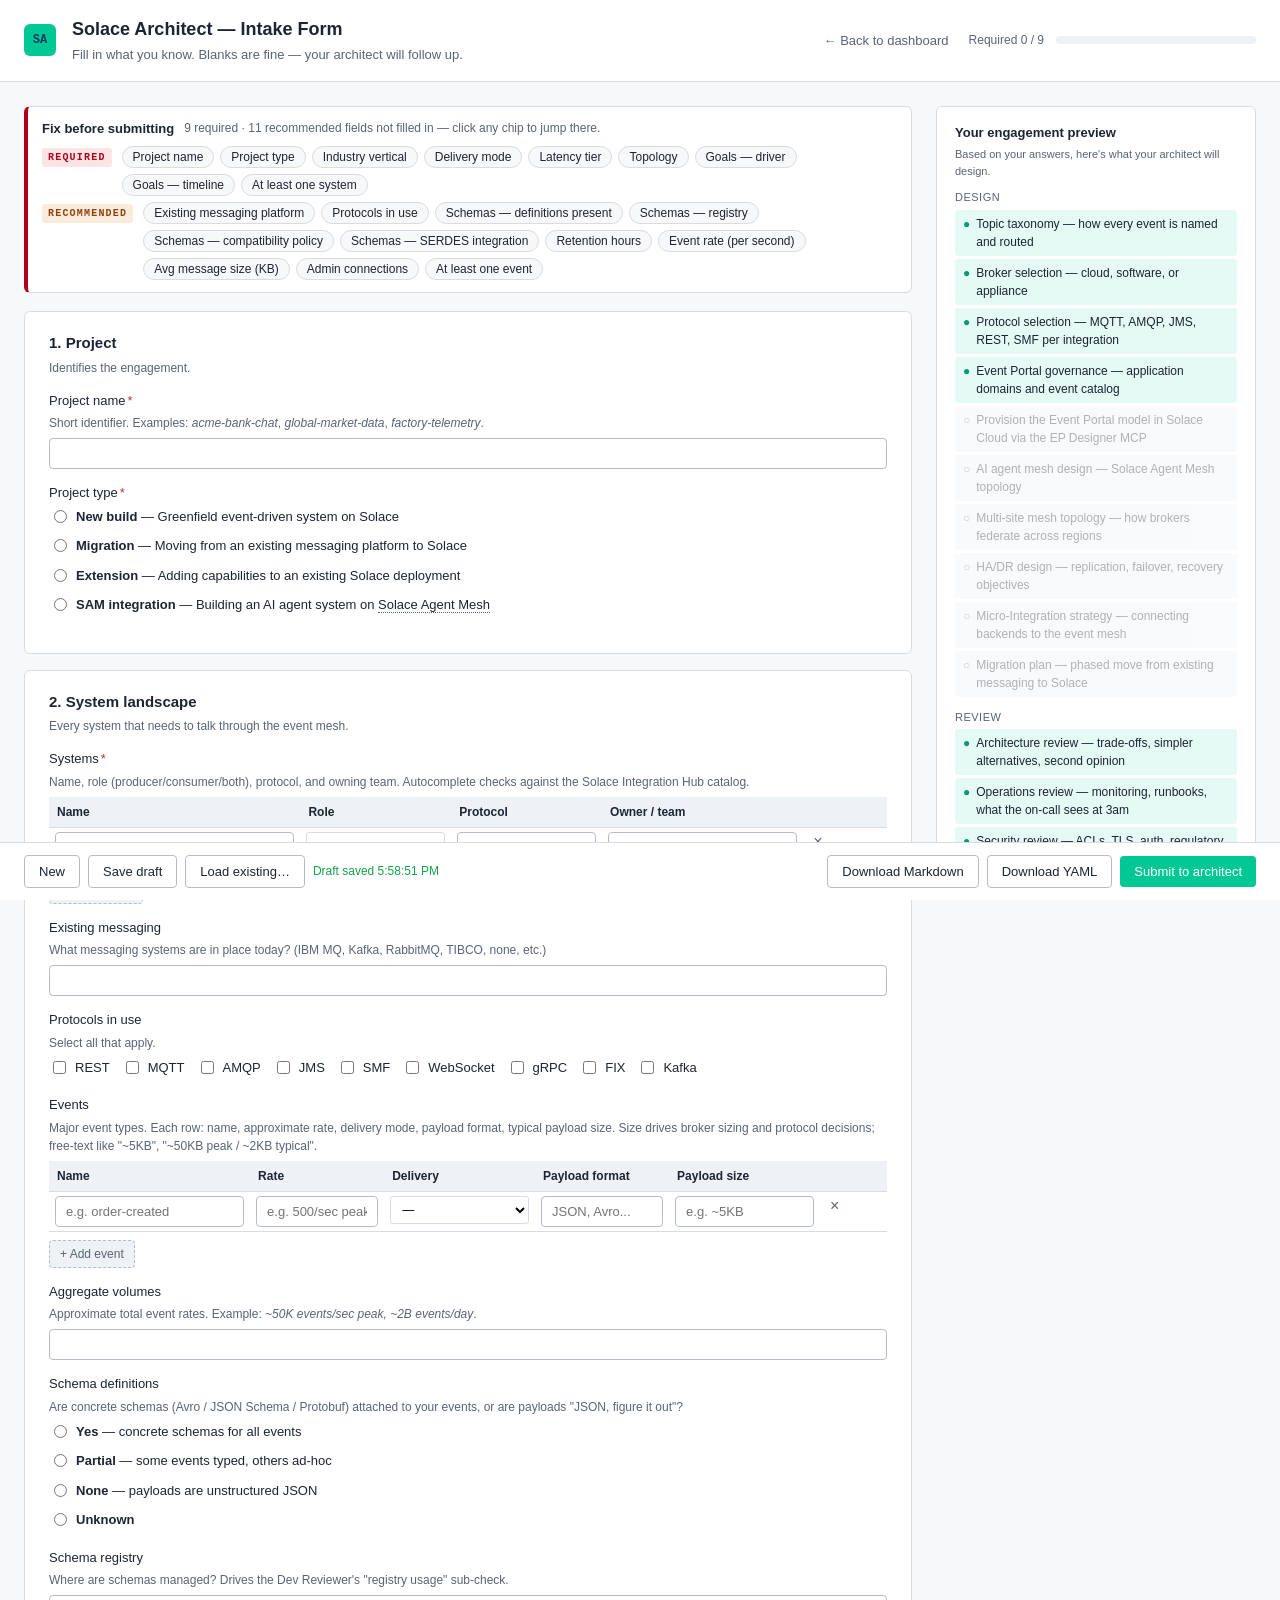
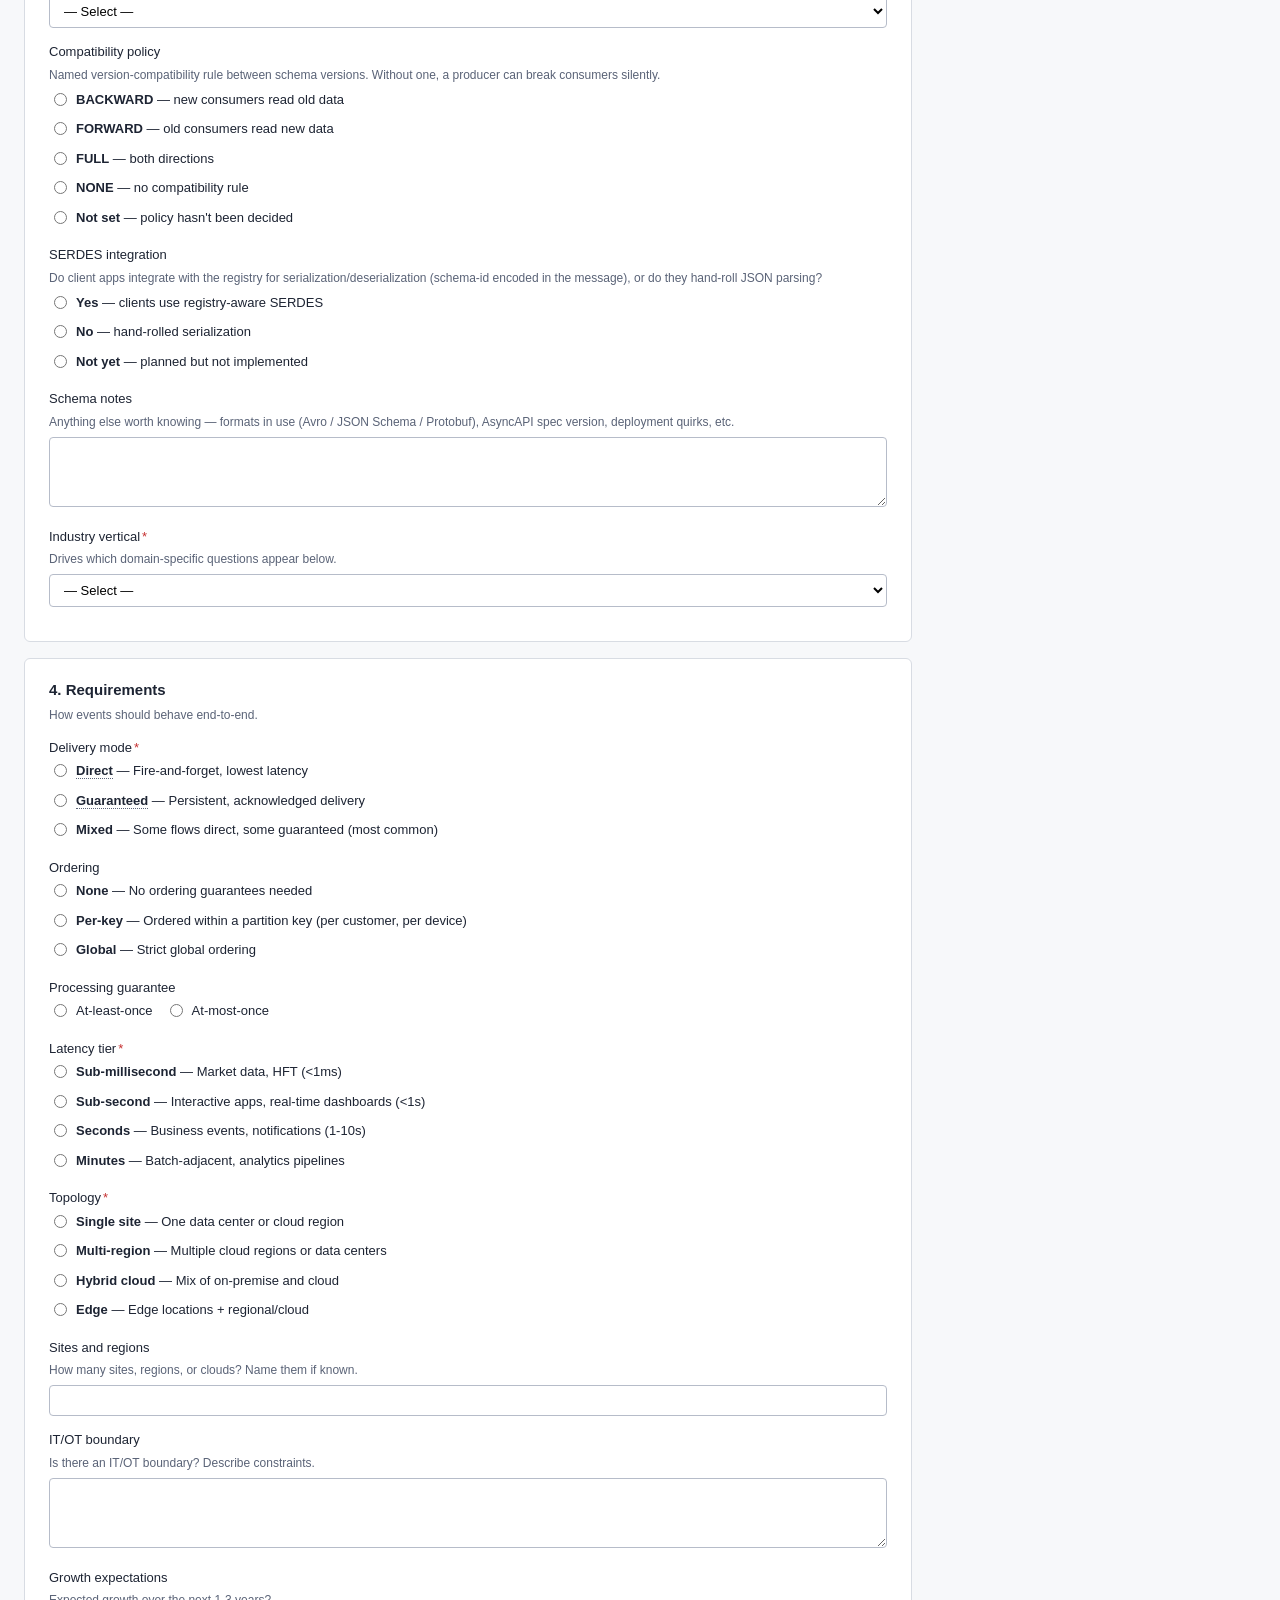
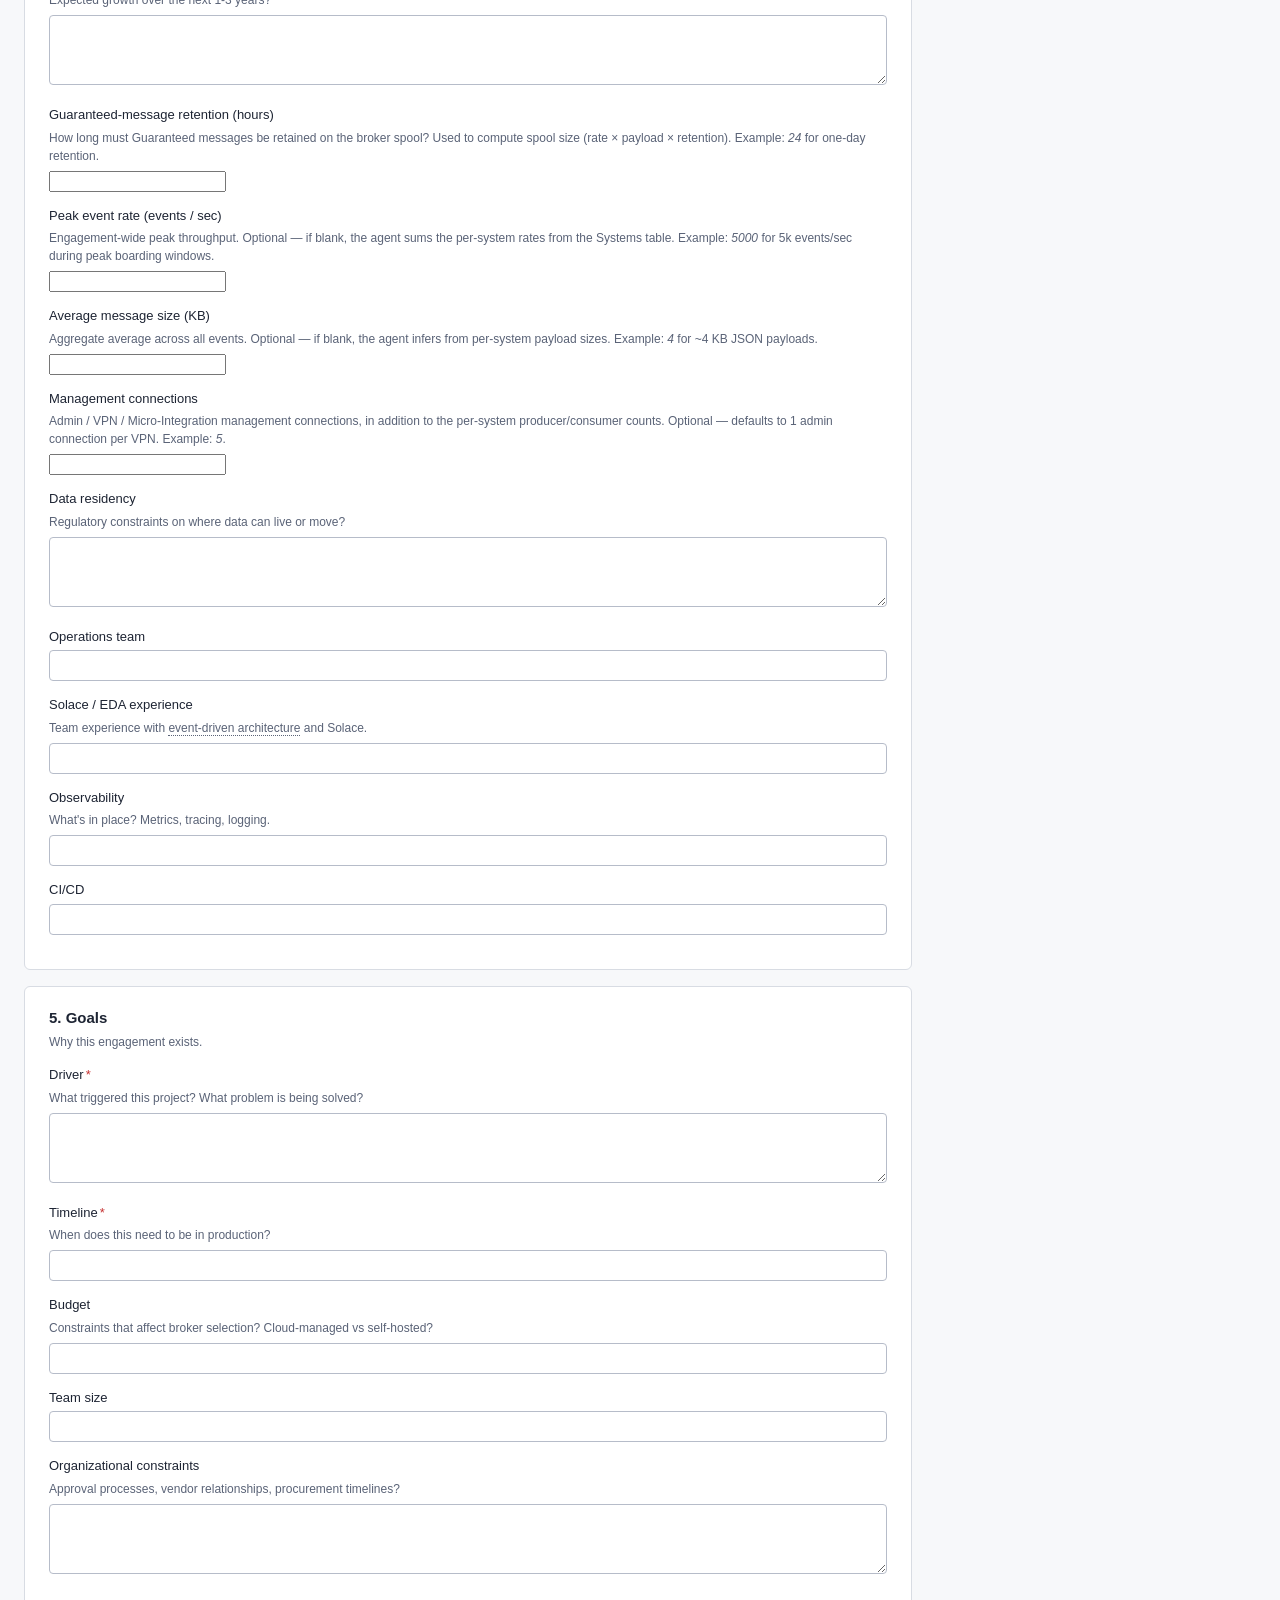
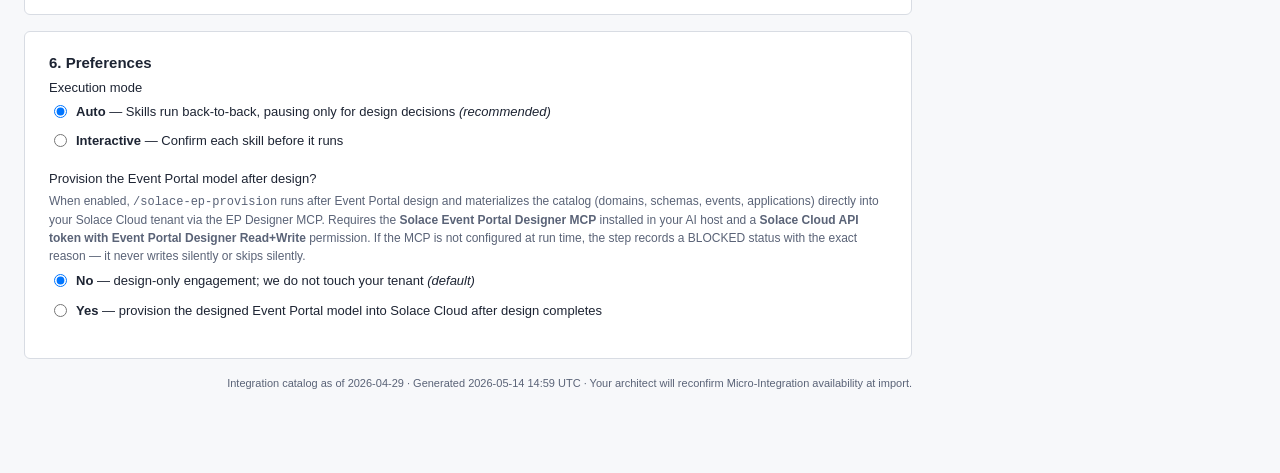
<file: plugins/solace-architect-webui-entrypoint/src/solace_architect_webui_entrypoint/webui/intake/index.html>
<!DOCTYPE html>
<html lang="en">
<head>
<meta charset="utf-8">
<title>Solace Architect — Intake Form</title>
<link rel="icon" type="image/svg+xml" href="/assets/favicon.svg">
<meta name="viewport" content="width=device-width, initial-scale=1">
<style>
  :root {
    --bg: #f7f8fa;
    --surface: #ffffff;
    --border: #d8dce3;
    --border-strong: #b6bcc9;
    --text: #1d2433;
    --muted: #5a6377;
    --accent: #00c895;
    --accent-dark: #009974;
    --warn: #d97706;
    --error: #c53030;
    --ok: #16a34a;
    --chip-bg: #eef2f7;
    --tooltip-bg: #1d2433;
  }
  * { box-sizing: border-box; }
  body {
    margin: 0;
    font-family: -apple-system, BlinkMacSystemFont, "Segoe UI", Roboto, sans-serif;
    background: var(--bg);
    color: var(--text);
    font-size: 14px;
    line-height: 1.5;
  }
  header {
    background: var(--surface);
    border-bottom: 1px solid var(--border);
    padding: 16px 24px;
    position: sticky;
    top: 0;
    z-index: 100;
  }
  .header-row {
    display: flex;
    justify-content: space-between;
    align-items: center;
    gap: 16px;
    flex-wrap: wrap;
  }
  h1 { font-size: 18px; margin: 0; font-weight: 600; }
  .subtitle { color: var(--muted); font-size: 13px; margin-top: 2px; }
  .progress-wrap {
    display: flex;
    align-items: center;
    gap: 12px;
    font-size: 12px;
    color: var(--muted);
  }
  .progress-bar {
    width: 200px;
    height: 8px;
    background: var(--chip-bg);
    border-radius: 4px;
    overflow: hidden;
  }
  .progress-fill {
    height: 100%;
    background: var(--accent);
    transition: width 0.2s;
  }
  .layout {
    display: grid;
    grid-template-columns: minmax(0, 1fr) 320px;
    gap: 24px;
    padding: 24px;
    max-width: 1400px;
    margin: 0 auto;
  }
  @media (max-width: 980px) {
    .layout { grid-template-columns: 1fr; }
    aside.preview { position: static; }
  }
  main { min-width: 0; }
  section.card {
    background: var(--surface);
    border: 1px solid var(--border);
    border-radius: 6px;
    padding: 20px 24px;
    margin-bottom: 16px;
  }
  section.card h2 {
    font-size: 15px;
    margin: 0 0 4px 0;
    display: flex;
    align-items: center;
    gap: 8px;
  }
  section.card .section-hint {
    color: var(--muted);
    font-size: 12px;
    margin-bottom: 14px;
  }
  .field { margin-bottom: 14px; }
  .field label {
    display: block;
    font-weight: 500;
    margin-bottom: 4px;
    font-size: 13px;
  }
  .field .help {
    color: var(--muted);
    font-size: 12px;
    margin-bottom: 6px;
  }
  .field input[type="text"],
  .field input[type="email"],
  .field textarea,
  .field select {
    width: 100%;
    padding: 7px 10px;
    border: 1px solid var(--border-strong);
    border-radius: 4px;
    font-size: 13px;
    font-family: inherit;
    background: var(--surface);
  }
  .field textarea { min-height: 70px; resize: vertical; }
  .field input:focus, .field textarea:focus, .field select:focus {
    outline: none;
    border-color: var(--accent);
    box-shadow: 0 0 0 2px rgba(0,200,149,0.2);
  }
  .req-marker { color: var(--error); margin-left: 2px; }
  .radio-group, .check-group {
    display: flex;
    flex-direction: column;
    gap: 6px;
  }
  .radio-group.inline, .check-group.inline {
    flex-direction: row;
    flex-wrap: wrap;
    gap: 12px;
  }
  .radio-group label, .check-group label {
    display: flex;
    align-items: flex-start;
    gap: 6px;
    font-weight: normal;
    cursor: pointer;
  }
  .radio-group input, .check-group input { margin-top: 3px; }
  .radio-group .opt-desc {
    color: var(--muted);
    font-size: 12px;
    margin-left: 22px;
    margin-top: -2px;
  }
  table.repeater {
    width: 100%;
    border-collapse: collapse;
    margin-bottom: 8px;
  }
  table.repeater th {
    background: var(--chip-bg);
    text-align: left;
    padding: 6px 8px;
    font-size: 12px;
    font-weight: 600;
    border-bottom: 1px solid var(--border);
  }
  table.repeater td {
    padding: 4px 6px;
    border-bottom: 1px solid var(--border);
    vertical-align: top;
  }
  table.repeater td input, table.repeater td select {
    width: 100%;
    padding: 5px 7px;
    border: 1px solid var(--border);
    border-radius: 3px;
    font-size: 12px;
    font-family: inherit;
  }
  .row-delete {
    background: none;
    border: none;
    color: var(--muted);
    cursor: pointer;
    font-size: 16px;
    padding: 0 4px;
  }
  .row-delete:hover { color: var(--error); }
  .row-add {
    background: var(--chip-bg);
    border: 1px dashed var(--border-strong);
    color: var(--muted);
    padding: 6px 10px;
    border-radius: 4px;
    cursor: pointer;
    font-size: 12px;
  }
  .row-add:hover {
    background: var(--surface);
    color: var(--accent-dark);
    border-color: var(--accent);
    border-style: solid;
  }
  .domain-block { display: none; padding-top: 8px; border-top: 1px dashed var(--border); margin-top: 12px; }
  .domain-block.active { display: block; }
  .domain-block h3 { font-size: 13px; margin: 0 0 10px 0; color: var(--accent-dark); }
  .catalog-hint {
    background: rgba(0,200,149,0.08);
    border-left: 3px solid var(--accent);
    padding: 6px 10px;
    font-size: 12px;
    color: var(--text);
    border-radius: 3px;
    margin-top: 4px;
  }
  .catalog-hint.miss {
    background: rgba(217,119,6,0.08);
    border-left-color: var(--warn);
  }
  .catalog-hint.indirect {
    background: rgba(0,200,149,0.05);
    border-left-color: var(--accent-dark);
  }
  /* Tooltip for jargon */
  .glossed {
    border-bottom: 1px dotted var(--muted);
    cursor: help;
    position: relative;
  }
  .glossed:hover::after {
    content: attr(data-tip);
    position: absolute;
    bottom: 100%;
    left: 0;
    width: 280px;
    padding: 8px 10px;
    background: var(--tooltip-bg);
    color: white;
    border-radius: 4px;
    font-size: 12px;
    line-height: 1.4;
    z-index: 200;
    margin-bottom: 4px;
    box-shadow: 0 2px 6px rgba(0,0,0,0.2);
  }
  /* Sidebar */
  aside.preview {
    position: sticky;
    top: 90px;
    align-self: start;
    background: var(--surface);
    border: 1px solid var(--border);
    border-radius: 6px;
    padding: 16px 18px;
    max-height: calc(100vh - 120px);
    overflow-y: auto;
  }
  aside.preview h3 {
    font-size: 13px;
    margin: 0 0 4px 0;
    color: var(--text);
  }
  aside.preview .preview-hint {
    font-size: 11px;
    color: var(--muted);
    margin-bottom: 10px;
  }
  .phase {
    margin-bottom: 12px;
  }
  .phase-title {
    font-size: 11px;
    text-transform: uppercase;
    color: var(--muted);
    letter-spacing: 0.5px;
    margin-bottom: 4px;
  }
  .outcome {
    font-size: 12px;
    padding: 5px 8px;
    border-radius: 3px;
    margin-bottom: 3px;
    background: var(--chip-bg);
    color: var(--text);
    display: flex;
    gap: 6px;
    align-items: flex-start;
  }
  .outcome.included { background: rgba(0,200,149,0.1); }
  .outcome.always { color: var(--text); }
  .outcome.conditional-off { opacity: 0.35; }
  .outcome .marker { color: var(--accent-dark); font-weight: bold; }
  .outcome .marker.off { color: var(--muted); }
  .preview-count {
    font-size: 12px;
    color: var(--muted);
    padding-top: 8px;
    border-top: 1px solid var(--border);
    margin-top: 8px;
  }
  /* Footer / actions */
  .actions {
    position: sticky;
    bottom: 0;
    background: var(--surface);
    border-top: 1px solid var(--border);
    padding: 12px 24px;
    display: flex;
    gap: 8px;
    align-items: center;
    flex-wrap: wrap;
    z-index: 50;
  }
  .actions .spacer { flex: 1; }
  button.primary {
    background: var(--accent);
    color: white;
    border: none;
    padding: 8px 14px;
    border-radius: 4px;
    cursor: pointer;
    font-size: 13px;
    font-weight: 500;
  }
  button.primary:hover { background: var(--accent-dark); }
  button.secondary {
    background: var(--surface);
    color: var(--text);
    border: 1px solid var(--border-strong);
    padding: 8px 14px;
    border-radius: 4px;
    cursor: pointer;
    font-size: 13px;
  }
  button.secondary:hover { border-color: var(--accent); color: var(--accent-dark); }
  .draft-status {
    font-size: 12px;
    color: var(--muted);
  }
  .draft-status.saved { color: var(--ok); }
  .stamp {
    font-size: 11px;
    color: var(--muted);
    text-align: right;
  }

  /* Missing-info banner — sits between <header> and the first section card.
     Required gaps render in the warn/error palette; recommended gaps render
     softer so the user can tell them apart at a glance. */
  .missing-info {
    background: var(--surface);
    border: 1px solid var(--border);
    border-left: 4px solid var(--warn, #d97706);
    border-radius: 6px;
    padding: 12px 14px;
    margin: 0 0 18px;
    font-size: 13px;
  }
  .missing-info-head {
    display: flex;
    align-items: center;
    gap: 10px;
    margin-bottom: 8px;
    color: var(--text);
  }
  .missing-info-summary {
    font-size: 12px;
    color: var(--muted);
  }
  .missing-info-row {
    display: flex;
    align-items: flex-start;
    gap: 10px;
    margin-top: 6px;
  }
  .missing-info-label {
    font-family: 'Space Mono', monospace;
    font-size: 10px;
    font-weight: 700;
    letter-spacing: 1.2px;
    padding: 2px 6px;
    border-radius: 3px;
    flex-shrink: 0;
    margin-top: 2px;
  }
  .missing-info-label--required {
    background: rgba(217, 38, 38, 0.12);
    color: #b00020;
  }
  .missing-info-label--recommended {
    background: rgba(217, 119, 6, 0.14);
    color: #92400e;
  }
  .missing-info-chips {
    display: flex;
    flex-wrap: wrap;
    gap: 6px;
  }
  .missing-info-chip {
    background: var(--bg);
    color: var(--text);
    border: 1px solid var(--border);
    border-radius: 999px;
    padding: 3px 10px;
    font-size: 12px;
    font-family: inherit;
    cursor: pointer;
  }
  .missing-info-chip:hover {
    border-color: var(--accent);
    color: var(--accent);
  }
  /* Brief flash applied to a section when the user clicks a chip linking to it,
     so they can spot the area they need to fill in. */
  @keyframes missing-info-flash {
    0%   { box-shadow: 0 0 0 0 rgba(217, 119, 6, 0.55); }
    100% { box-shadow: 0 0 0 8px rgba(217, 119, 6, 0); }
  }
  .missing-info-flash {
    animation: missing-info-flash 1.4s ease-out 1;
  }

  /* Submit confirmation modal */
  .modal-backdrop {
    position: fixed; inset: 0;
    background: rgba(15, 42, 68, 0.45);
    z-index: 400;
    align-items: center; justify-content: center;
  }
  .modal-card--submit {
    background: var(--surface);
    border-radius: 8px;
    width: min(620px, 92vw);
    max-height: 88vh;
    overflow: auto;
    padding: 22px 24px;
    box-shadow: 0 12px 40px rgba(0, 0, 0, 0.25);
  }
  .modal-card-title { margin: 0 0 14px; color: var(--primary); font-size: 18px; }
  .modal-card-body { display: flex; flex-direction: column; gap: 14px; }
  .modal-card-actions {
    display: flex; justify-content: flex-end; gap: 8px;
    margin-top: 18px; padding-top: 14px; border-top: 1px solid var(--border);
  }
  .modal-card-actions .primary.danger {
    background: #b00020; color: white; border: 1px solid #b00020;
  }
  .modal-card-actions .primary.danger:hover:not(:disabled) { background: #8a0019; }
  .modal-card-actions .primary:disabled { opacity: 0.5; cursor: not-allowed; }

  .modal-summary {
    background: var(--bg);
    border: 1px solid var(--border);
    border-radius: 6px;
    padding: 10px 14px;
  }
  .modal-summary-eyebrow {
    font-family: 'Space Mono', monospace;
    font-size: 10px; font-weight: 700;
    letter-spacing: 1.2px; color: var(--muted);
    margin-bottom: 6px;
  }
  .modal-summary-row {
    display: flex; justify-content: space-between; gap: 12px;
    padding: 3px 0; font-size: 13px;
    border-bottom: 1px dashed var(--border);
  }
  .modal-summary-row:last-child { border-bottom: 0; }
  .modal-summary-row span { color: var(--muted); }
  .modal-summary-row strong { color: var(--text); font-weight: 600; }

  .modal-gap {
    border: 1px solid var(--border);
    border-radius: 6px;
    padding: 10px 14px;
  }
  .modal-gap--required { border-left: 4px solid #b00020; }
  .modal-gap--recommended { border-left: 4px solid #d97706; }
  .modal-gap-head { display: flex; align-items: center; gap: 8px; margin-bottom: 6px; }
  .modal-gap-head strong { font-size: 13px; color: var(--text); }
  .modal-gap-hint { margin: 4px 0 8px; font-size: 12px; color: var(--muted); }

  .modal-cascade {
    border: 1px solid #b00020;
    background: rgba(176, 0, 32, 0.04);
    border-radius: 6px;
    padding: 10px 14px;
  }
  .modal-cascade-head {
    font-weight: 600; color: #b00020; font-size: 13px; margin-bottom: 6px;
  }
  .modal-cascade ul {
    margin: 4px 0 8px 18px; padding: 0; font-size: 12px; color: var(--text);
  }
  .modal-cascade ul li { margin: 2px 0; }
</style>
</head>
<body>
<header>
  <div class="header-row">
    <div style="display:flex; align-items:center; gap:16px;">
      <a href="/" style="text-decoration:none; display:flex; align-items:center; gap:10px; color:inherit;">
        <span style="display:inline-grid; place-items:center; width:32px; height:32px; border-radius:6px; background:var(--accent); color:#093B5F; font-family:'Space Mono',monospace; font-weight:700; font-size:12px;">SA</span>
      </a>
      <div>
        <h1>Solace Architect — Intake Form</h1>
        <div class="subtitle">Fill in what you know. Blanks are fine — your architect will follow up.</div>
      </div>
    </div>
    <div style="display:flex; align-items:center; gap:20px;">
      <a href="/" style="font-size:13px; color:var(--muted); text-decoration:none;">← Back to dashboard</a>
      <div class="progress-wrap">
        <span id="prog-label">Required 0 / 9</span>
        <div class="progress-bar"><div class="progress-fill" id="prog-fill"></div></div>
      </div>
    </div>
  </div>
</header>

<div class="layout">
<main>

<!-- ── Missing-info banner ────────────────────────────────────────────────
     Lists required + recommended fields that are still blank. Updated by
     updateMissingInfoBanner() on every dirty cycle. Hidden when nothing is
     missing. Each chip is a button that scrolls + flashes its section. -->
<div id="missing-info-banner" class="missing-info" style="display:none">
  <div class="missing-info-head">
    <strong id="missing-info-title">Heads up</strong>
    <span id="missing-info-summary" class="missing-info-summary"></span>
  </div>
  <div id="missing-info-required-row" class="missing-info-row" style="display:none">
    <span class="missing-info-label missing-info-label--required">REQUIRED</span>
    <div id="missing-info-required" class="missing-info-chips"></div>
  </div>
  <div id="missing-info-recommended-row" class="missing-info-row" style="display:none">
    <span class="missing-info-label missing-info-label--recommended">RECOMMENDED</span>
    <div id="missing-info-recommended" class="missing-info-chips"></div>
  </div>
</div>

<!-- ── Section 1: Project ─────────────────────────────────────────────── -->
<section class="card" id="section-project">
  <h2>1. Project</h2>
  <div class="section-hint">Identifies the engagement.</div>

  <div class="field">
    <label>Project name<span class="req-marker">*</span></label>
    <div class="help">Short identifier. Examples: <em>acme-bank-chat</em>, <em>global-market-data</em>, <em>factory-telemetry</em>.</div>
    <input type="text" id="project_name" data-path="project.name" data-required="1">
  </div>

  <div class="field">
    <label>Project type<span class="req-marker">*</span></label>
    <div class="radio-group">
      <label><input type="radio" name="project_type" value="new_build" data-path="project.type" data-required="1"> <span><strong>New build</strong> — Greenfield event-driven system on Solace</span></label>
      <label><input type="radio" name="project_type" value="migration" data-path="project.type"> <span><strong>Migration</strong> — Moving from an existing messaging platform to Solace</span></label>
      <label><input type="radio" name="project_type" value="extension" data-path="project.type"> <span><strong>Extension</strong> — Adding capabilities to an existing Solace deployment</span></label>
      <label><input type="radio" name="project_type" value="sam" data-path="project.type"> <span><strong>SAM integration</strong> — Building an AI agent system on <span class="glossed" data-tip="Solace Agent Mesh — Solace's AI agent orchestration framework.">Solace Agent Mesh</span></span></label>
    </div>
  </div>
</section>

<!-- ── Section 2: System Landscape ────────────────────────────────────── -->
<section class="card" id="section-landscape">
  <h2>2. System landscape</h2>
  <div class="section-hint">Every system that needs to talk through the event mesh.</div>

  <div class="field">
    <label>Systems<span class="req-marker">*</span></label>
    <div class="help">Name, role (producer/consumer/both), protocol, and owning team. Autocomplete checks against the Solace Integration Hub catalog.</div>
    <table class="repeater" id="systems-table">
      <thead>
        <tr>
          <th style="width:30%">Name</th>
          <th style="width:18%">Role</th>
          <th style="width:18%">Protocol</th>
          <th style="width:24%">Owner / team</th>
          <th style="width:10%"></th>
        </tr>
      </thead>
      <tbody id="systems-body"></tbody>
    </table>
    <button class="row-add" type="button" onclick="addSystemRow()">+ Add system</button>
    <div id="catalog-summary"></div>
  </div>

  <div class="field">
    <label>Existing messaging</label>
    <div class="help">What messaging systems are in place today? (IBM MQ, Kafka, RabbitMQ, TIBCO, none, etc.)</div>
    <input type="text" data-path="landscape.existing_messaging">
  </div>

  <div class="field">
    <label>Protocols in use</label>
    <div class="help">Select all that apply.</div>
    <div class="check-group inline">
      <label><input type="checkbox" data-protocol="REST"> REST</label>
      <label><input type="checkbox" data-protocol="MQTT"> MQTT</label>
      <label><input type="checkbox" data-protocol="AMQP"> AMQP</label>
      <label><input type="checkbox" data-protocol="JMS"> JMS</label>
      <label><input type="checkbox" data-protocol="SMF"> SMF</label>
      <label><input type="checkbox" data-protocol="WebSocket"> WebSocket</label>
      <label><input type="checkbox" data-protocol="gRPC"> gRPC</label>
      <label><input type="checkbox" data-protocol="FIX"> FIX</label>
      <label><input type="checkbox" data-protocol="Kafka"> Kafka</label>
    </div>
  </div>

  <div class="field">
    <label>Events</label>
    <div class="help">Major event types. Each row: name, approximate rate, delivery mode, payload format, typical payload size. Size drives broker sizing and protocol decisions; free-text like "~5KB", "~50KB peak / ~2KB typical".</div>
    <table class="repeater" id="events-table">
      <thead>
        <tr>
          <th style="width:24%">Name</th>
          <th style="width:16%">Rate</th>
          <th style="width:18%">Delivery</th>
          <th style="width:16%">Payload format</th>
          <th style="width:18%">Payload size</th>
          <th style="width:8%"></th>
        </tr>
      </thead>
      <tbody id="events-body"></tbody>
    </table>
    <button class="row-add" type="button" onclick="addEventRow()">+ Add event</button>
  </div>

  <div class="field">
    <label>Aggregate volumes</label>
    <div class="help">Approximate total event rates. Example: <em>~50K events/sec peak, ~2B events/day</em>.</div>
    <input type="text" data-path="landscape.volumes">
  </div>

  <!-- Schema governance — five structured signals feeding the Dev Reviewer's
       rubric item 3 (schema governance, 5 sub-checks). Replaces the prior
       single-text field that forced the reviewer to grade prose. -->
  <div class="field">
    <label>Schema definitions</label>
    <div class="help">Are concrete schemas (Avro / JSON Schema / Protobuf) attached to your events, or are payloads "JSON, figure it out"?</div>
    <div class="radio-group">
      <label><input type="radio" name="schemas_defs" value="yes" data-path="landscape.schemas.definitions_present"> <span><strong>Yes</strong> — concrete schemas for all events</span></label>
      <label><input type="radio" name="schemas_defs" value="partial" data-path="landscape.schemas.definitions_present"> <span><strong>Partial</strong> — some events typed, others ad-hoc</span></label>
      <label><input type="radio" name="schemas_defs" value="none" data-path="landscape.schemas.definitions_present"> <span><strong>None</strong> — payloads are unstructured JSON</span></label>
      <label><input type="radio" name="schemas_defs" value="unknown" data-path="landscape.schemas.definitions_present"> <span><strong>Unknown</strong></span></label>
    </div>
  </div>

  <div class="field">
    <label>Schema registry</label>
    <div class="help">Where are schemas managed? Drives the Dev Reviewer's "registry usage" sub-check.</div>
    <select data-path="landscape.schemas.registry">
      <option value="">— Select —</option>
      <option value="solace_schema_registry">Solace Schema Registry</option>
      <option value="confluent">Confluent Schema Registry</option>
      <option value="apicurio">Apicurio Registry</option>
      <option value="aws_glue">AWS Glue Schema Registry</option>
      <option value="other">Other</option>
      <option value="none">None — schemas live in code only</option>
      <option value="unknown">Unknown</option>
    </select>
  </div>

  <div class="field">
    <label>Compatibility policy</label>
    <div class="help">Named version-compatibility rule between schema versions. Without one, a producer can break consumers silently.</div>
    <div class="radio-group">
      <label><input type="radio" name="schemas_compat" value="BACKWARD" data-path="landscape.schemas.compatibility_policy"> <span><strong>BACKWARD</strong> — new consumers read old data</span></label>
      <label><input type="radio" name="schemas_compat" value="FORWARD" data-path="landscape.schemas.compatibility_policy"> <span><strong>FORWARD</strong> — old consumers read new data</span></label>
      <label><input type="radio" name="schemas_compat" value="FULL" data-path="landscape.schemas.compatibility_policy"> <span><strong>FULL</strong> — both directions</span></label>
      <label><input type="radio" name="schemas_compat" value="NONE" data-path="landscape.schemas.compatibility_policy"> <span><strong>NONE</strong> — no compatibility rule</span></label>
      <label><input type="radio" name="schemas_compat" value="not_set" data-path="landscape.schemas.compatibility_policy"> <span><strong>Not set</strong> — policy hasn't been decided</span></label>
    </div>
  </div>

  <div class="field">
    <label>SERDES integration</label>
    <div class="help">Do client apps integrate with the registry for serialization/deserialization (schema-id encoded in the message), or do they hand-roll JSON parsing?</div>
    <div class="radio-group">
      <label><input type="radio" name="schemas_serdes" value="yes" data-path="landscape.schemas.serdes_integration"> <span><strong>Yes</strong> — clients use registry-aware SERDES</span></label>
      <label><input type="radio" name="schemas_serdes" value="no" data-path="landscape.schemas.serdes_integration"> <span><strong>No</strong> — hand-rolled serialization</span></label>
      <label><input type="radio" name="schemas_serdes" value="not_yet" data-path="landscape.schemas.serdes_integration"> <span><strong>Not yet</strong> — planned but not implemented</span></label>
    </div>
  </div>

  <div class="field">
    <label>Schema notes</label>
    <div class="help">Anything else worth knowing — formats in use (Avro / JSON Schema / Protobuf), AsyncAPI spec version, deployment quirks, etc.</div>
    <textarea data-path="landscape.schemas.notes"></textarea>
  </div>

  <div class="field">
    <label>Industry vertical<span class="req-marker">*</span></label>
    <div class="help">Drives which domain-specific questions appear below.</div>
    <select id="vertical" data-path="landscape.vertical" data-required="1" onchange="onVerticalChange()">
      <option value="">— Select —</option>
      <option value="banking">Banking / Financial Services</option>
      <option value="capital_markets">Capital Markets</option>
      <option value="manufacturing">Manufacturing / IoT</option>
      <option value="healthcare">Healthcare</option>
      <option value="retail">Retail</option>
      <option value="telecom">Telecom</option>
      <option value="logistics">Logistics</option>
      <option value="energy">Energy / Utilities</option>
      <option value="government">Government</option>
      <option value="other">Other</option>
    </select>
  </div>
</section>

<!-- ── Section 3: Domain details (conditional) ────────────────────────── -->
<section class="card" id="domain-card" style="display:none">
  <h2>3. Domain details</h2>
  <div class="section-hint">Industry-specific questions. Only the section matching your vertical is shown.</div>

  <div class="domain-block" data-domain="banking">
    <h3>Banking / Financial Services</h3>
    <div class="field"><label>Regulatory constraints</label>
      <div class="help">PCI-DSS? Data residency rules? Audit trail requirements? Encryption at rest and in transit?</div>
      <textarea data-path="domain.banking.regulatory_constraints"></textarea></div>
    <div class="field"><label>Existing messaging infrastructure</label>
      <div class="help">IBM MQ, TIBCO, Kafka today? This drives Micro-Integration strategy.</div>
      <textarea data-path="domain.banking.existing_messaging_infrastructure"></textarea></div>
    <div class="field"><label>Authorization model</label>
      <div class="help">How do customer permission scopes flow from channel (web, mobile) to backends? Existing IAM (OIDC, SAML)?</div>
      <textarea data-path="domain.banking.authorization_model"></textarea></div>
    <div class="field"><label>Data classification</label>
      <div class="help">Which data classes need <span class="glossed" data-tip="Persistent, acknowledged delivery — the broker spools until the consumer confirms.">Guaranteed messaging</span> versus <span class="glossed" data-tip="Fire-and-forget, lowest latency, no persistence.">Direct messaging</span>?</div>
      <textarea data-path="domain.banking.data_classification"></textarea></div>
    <div class="field"><label>Internal vs customer-facing</label>
      <div class="help">For customers, internal staff, or both?</div>
      <textarea data-path="domain.banking.internal_vs_customer_facing"></textarea></div>
  </div>

  <div class="domain-block" data-domain="capital_markets">
    <h3>Capital Markets</h3>
    <div class="field"><label>Latency budget</label>
      <div class="help">Hot path latency (market data to trader screen)? Audit path latency?</div>
      <textarea data-path="domain.capital_markets.latency_budget"></textarea></div>
    <div class="field"><label>Global topology</label>
      <div class="help">Trading hubs and asset classes per hub.</div>
      <textarea data-path="domain.capital_markets.global_topology"></textarea></div>
    <div class="field"><label>Feed infrastructure</label>
      <div class="help">Feed handlers and providers (Bloomberg, Refinitiv, direct exchange feeds). Protocols they publish on (FIX, proprietary binary, TCP multicast).</div>
      <textarea data-path="domain.capital_markets.feed_infrastructure"></textarea></div>
    <div class="field"><label>Existing messaging</label>
      <div class="help">Existing middleware (Kafka, TIBCO, 29West/Informatica, Solace already)?</div>
      <textarea data-path="domain.capital_markets.existing_messaging"></textarea></div>
    <div class="field"><label>Compliance and replay</label>
      <div class="help">Which event streams must be replayable for regulatory audit? Retention period?</div>
      <textarea data-path="domain.capital_markets.compliance_and_replay"></textarea></div>
  </div>

  <div class="domain-block" data-domain="manufacturing">
    <h3>Manufacturing / IoT</h3>
    <div class="field"><label>OT protocol inventory</label>
      <div class="help">Protocols machines and sensors speak (OPC UA, Modbus, MQTT, DDS, proprietary).</div>
      <textarea data-path="domain.manufacturing.ot_protocol_inventory"></textarea></div>
    <div class="field"><label>Edge constraints</label>
      <div class="help">Compute at the plant floor? Can a Solace Software Event Broker run there? WAN reliability to regional/cloud?</div>
      <textarea data-path="domain.manufacturing.edge_constraints"></textarea></div>
    <div class="field"><label>Telemetry vs command</label>
      <div class="help">One-way telemetry only, or bidirectional with commands?</div>
      <textarea data-path="domain.manufacturing.telemetry_vs_command"></textarea></div>
    <div class="field"><label>Existing historians and MES</label>
      <div class="help">OSIsoft PI, Siemens MindSphere, Rockwell FactoryTalk, etc.?</div>
      <textarea data-path="domain.manufacturing.existing_historians_mes"></textarea></div>
  </div>

  <div class="domain-block" data-domain="healthcare">
    <h3>Healthcare</h3>
    <div class="field"><label>HIPAA / PHI</label>
      <div class="help">Which events contain PHI? Encryption, access control, audit requirements?</div>
      <textarea data-path="domain.healthcare.hipaa_phi"></textarea></div>
    <div class="field"><label>Interoperability standards</label>
      <div class="help">HL7v2, FHIR, or both? What EHR system (Epic, Cerner, Meditech)?</div>
      <textarea data-path="domain.healthcare.interoperability_standards"></textarea></div>
    <div class="field"><label>Real-time vs batch</label>
      <div class="help">Which clinical events need real-time distribution (alerts, orders, results) vs batch (billing, reporting)?</div>
      <textarea data-path="domain.healthcare.realtime_vs_batch"></textarea></div>
  </div>
</section>

<!-- ── Section 4: Requirements ───────────────────────────────────────── -->
<section class="card" id="section-requirements">
  <h2>4. Requirements</h2>
  <div class="section-hint">How events should behave end-to-end.</div>

  <div class="field">
    <label>Delivery mode<span class="req-marker">*</span></label>
    <div class="radio-group">
      <label><input type="radio" name="delivery_mode" value="direct" data-path="requirements.delivery_mode" data-required="1"> <span><strong><span class="glossed" data-tip="Fire-and-forget, lowest latency, no persistence.">Direct</span></strong> — Fire-and-forget, lowest latency</span></label>
      <label><input type="radio" name="delivery_mode" value="guaranteed" data-path="requirements.delivery_mode"> <span><strong><span class="glossed" data-tip="Persistent, acknowledged delivery — the broker spools until the consumer confirms.">Guaranteed</span></strong> — Persistent, acknowledged delivery</span></label>
      <label><input type="radio" name="delivery_mode" value="mixed" data-path="requirements.delivery_mode"> <span><strong>Mixed</strong> — Some flows direct, some guaranteed (most common)</span></label>
    </div>
  </div>

  <div class="field">
    <label>Ordering</label>
    <div class="radio-group">
      <label><input type="radio" name="ordering" value="none" data-path="requirements.ordering"> <span><strong>None</strong> — No ordering guarantees needed</span></label>
      <label><input type="radio" name="ordering" value="per_key" data-path="requirements.ordering"> <span><strong>Per-key</strong> — Ordered within a partition key (per customer, per device)</span></label>
      <label><input type="radio" name="ordering" value="global" data-path="requirements.ordering"> <span><strong>Global</strong> — Strict global ordering</span></label>
    </div>
  </div>

  <div class="field">
    <label>Processing guarantee</label>
    <div class="radio-group inline">
      <label><input type="radio" name="processing_guarantee" value="at_least_once" data-path="requirements.processing_guarantee"> At-least-once</label>
      <label><input type="radio" name="processing_guarantee" value="at_most_once" data-path="requirements.processing_guarantee"> At-most-once</label>
    </div>
  </div>

  <div class="field">
    <label>Latency tier<span class="req-marker">*</span></label>
    <div class="radio-group">
      <label><input type="radio" name="latency_tier" value="sub_millisecond" data-path="requirements.latency_tier" data-required="1"> <span><strong>Sub-millisecond</strong> — Market data, HFT (&lt;1ms)</span></label>
      <label><input type="radio" name="latency_tier" value="sub_second" data-path="requirements.latency_tier"> <span><strong>Sub-second</strong> — Interactive apps, real-time dashboards (&lt;1s)</span></label>
      <label><input type="radio" name="latency_tier" value="seconds" data-path="requirements.latency_tier"> <span><strong>Seconds</strong> — Business events, notifications (1-10s)</span></label>
      <label><input type="radio" name="latency_tier" value="minutes" data-path="requirements.latency_tier"> <span><strong>Minutes</strong> — Batch-adjacent, analytics pipelines</span></label>
    </div>
  </div>

  <div class="field">
    <label>Topology<span class="req-marker">*</span></label>
    <div class="radio-group">
      <label><input type="radio" name="topology" value="single_site" data-path="requirements.topology" data-required="1" onchange="updatePreview()"> <span><strong>Single site</strong> — One data center or cloud region</span></label>
      <label><input type="radio" name="topology" value="multi_region" data-path="requirements.topology" onchange="updatePreview()"> <span><strong>Multi-region</strong> — Multiple cloud regions or data centers</span></label>
      <label><input type="radio" name="topology" value="hybrid_cloud" data-path="requirements.topology" onchange="updatePreview()"> <span><strong>Hybrid cloud</strong> — Mix of on-premise and cloud</span></label>
      <label><input type="radio" name="topology" value="edge" data-path="requirements.topology" onchange="updatePreview()"> <span><strong>Edge</strong> — Edge locations + regional/cloud</span></label>
    </div>
  </div>

  <div class="field">
    <label>Sites and regions</label>
    <div class="help">How many sites, regions, or clouds? Name them if known.</div>
    <input type="text" data-path="requirements.sites_and_regions">
  </div>

  <div class="field">
    <label>IT/OT boundary</label>
    <div class="help">Is there an IT/OT boundary? Describe constraints.</div>
    <textarea data-path="requirements.it_ot_boundary"></textarea>
  </div>

  <div class="field">
    <label>Growth expectations</label>
    <div class="help">Expected growth over the next 1-3 years?</div>
    <textarea data-path="requirements.growth_expectations"></textarea>
  </div>

  <!-- Sizing inputs — feed SADomainAgent's broker-select methodology.
       Without these the Domain agent has to ask via ask_user_question
       mid-design; the user sees the agent ask for data the form should
       have collected. -->
  <div class="field">
    <label>Guaranteed-message retention (hours)</label>
    <div class="help">How long must Guaranteed messages be retained on the broker spool? Used to compute spool size (rate × payload × retention). Example: <em>24</em> for one-day retention.</div>
    <input type="number" min="0" step="1" data-path="requirements.retention_hours">
  </div>

  <div class="field">
    <label>Peak event rate (events / sec)</label>
    <div class="help">Engagement-wide peak throughput. Optional — if blank, the agent sums the per-system rates from the Systems table. Example: <em>5000</em> for 5k events/sec during peak boarding windows.</div>
    <input type="number" min="0" step="1" data-path="requirements.event_rate_per_sec">
  </div>

  <div class="field">
    <label>Average message size (KB)</label>
    <div class="help">Aggregate average across all events. Optional — if blank, the agent infers from per-system payload sizes. Example: <em>4</em> for ~4 KB JSON payloads.</div>
    <input type="number" min="0" step="0.1" data-path="requirements.avg_message_size_kb">
  </div>

  <div class="field">
    <label>Management connections</label>
    <div class="help">Admin / VPN / Micro-Integration management connections, in addition to the per-system producer/consumer counts. Optional — defaults to 1 admin connection per VPN. Example: <em>5</em>.</div>
    <input type="number" min="0" step="1" data-path="requirements.admin_connections">
  </div>

  <div class="field">
    <label>Data residency</label>
    <div class="help">Regulatory constraints on where data can live or move?</div>
    <textarea data-path="requirements.data_residency"></textarea>
  </div>

  <div class="field">
    <label>Operations team</label>
    <input type="text" data-path="requirements.operations_team">
  </div>

  <div class="field">
    <label>Solace / EDA experience</label>
    <div class="help">Team experience with <span class="glossed" data-tip="Event-driven architecture — systems coordinated by emitting and reacting to events.">event-driven architecture</span> and Solace.</div>
    <input type="text" data-path="requirements.solace_experience">
  </div>

  <div class="field">
    <label>Observability</label>
    <div class="help">What's in place? Metrics, tracing, logging.</div>
    <input type="text" data-path="requirements.observability">
  </div>

  <div class="field">
    <label>CI/CD</label>
    <input type="text" data-path="requirements.cicd">
  </div>
</section>

<!-- ── Section 5: Goals ──────────────────────────────────────────────── -->
<section class="card" id="section-goals">
  <h2>5. Goals</h2>
  <div class="section-hint">Why this engagement exists.</div>

  <div class="field">
    <label>Driver<span class="req-marker">*</span></label>
    <div class="help">What triggered this project? What problem is being solved?</div>
    <textarea data-path="goals.driver" data-required="1"></textarea>
  </div>

  <div class="field">
    <label>Timeline<span class="req-marker">*</span></label>
    <div class="help">When does this need to be in production?</div>
    <input type="text" data-path="goals.timeline" data-required="1">
  </div>

  <div class="field">
    <label>Budget</label>
    <div class="help">Constraints that affect broker selection? Cloud-managed vs self-hosted?</div>
    <input type="text" data-path="goals.budget">
  </div>

  <div class="field">
    <label>Team size</label>
    <input type="text" data-path="goals.team_size">
  </div>

  <div class="field">
    <label>Organizational constraints</label>
    <div class="help">Approval processes, vendor relationships, procurement timelines?</div>
    <textarea data-path="goals.organizational_constraints"></textarea>
  </div>
</section>

<!-- ── Section 6: Preferences ────────────────────────────────────────── -->
<section class="card" id="section-preferences">
  <h2>6. Preferences</h2>

  <div class="field">
    <label>Execution mode</label>
    <div class="radio-group">
      <label><input type="radio" name="execution_mode" value="auto" data-path="preferences.execution_mode" checked> <span><strong>Auto</strong> — Skills run back-to-back, pausing only for design decisions <em>(recommended)</em></span></label>
      <label><input type="radio" name="execution_mode" value="interactive" data-path="preferences.execution_mode"> <span><strong>Interactive</strong> — Confirm each skill before it runs</span></label>
    </div>
  </div>

  <div class="field">
    <label>Provision the Event Portal model after design?</label>
    <div class="help">When enabled, <code>/solace-ep-provision</code> runs after Event Portal design and materializes the catalog (domains, schemas, events, applications) directly into your Solace Cloud tenant via the EP Designer MCP. Requires the <strong>Solace Event Portal Designer MCP</strong> installed in your AI host and a <strong>Solace Cloud API token with Event Portal Designer Read+Write</strong> permission. If the MCP is not configured at run time, the step records a BLOCKED status with the exact reason — it never writes silently or skips silently.</div>
    <div class="radio-group">
      <label><input type="radio" name="provision_event_portal" value="false" data-path="preferences.provision_event_portal" data-bool="1" checked onchange="updatePreview()"> <span><strong>No</strong> — design-only engagement; we do not touch your tenant <em>(default)</em></span></label>
      <label><input type="radio" name="provision_event_portal" value="true" data-path="preferences.provision_event_portal" data-bool="1" onchange="updatePreview()"> <span><strong>Yes</strong> — provision the designed Event Portal model into Solace Cloud after design completes</span></label>
    </div>
  </div>
</section>

<div class="stamp" id="stamp">
  Integration catalog as of <span id="catalog-refreshed">2026-04-29</span>
  · Generated <span id="generated-at">2026-05-14 14:59 UTC</span>
  · Your architect will reconfirm Micro-Integration availability at import.
</div>

</main>

<aside class="preview">
  <h3>Your engagement preview</h3>
  <div class="preview-hint">Based on your answers, here's what your architect will design.</div>
  <div id="preview-content"></div>
  <div class="preview-count" id="preview-count"></div>
</aside>
</div>

<div class="actions">
  <button class="secondary" type="button" onclick="newIntake()" title="Empty all fields and prepare a fresh intake. Any unsaved draft is discarded.">New</button>
  <button class="secondary" type="button" onclick="saveDraft()">Save draft</button>
  <button class="secondary" type="button" onclick="openLoadIntakeModal()" title="Load an existing engagement's intake into this form for review or copy-paste-edit">Load existing…</button>
  <span class="draft-status" id="draft-status"></span>
  <span class="spacer"></span>
  <button class="secondary" type="button" onclick="downloadMD()">Download Markdown</button>
  <button class="secondary" type="button" id="btn-download-yaml" onclick="downloadYAML()">Download YAML</button>
  <button class="primary" type="button" id="btn-submit" style="display:none" onclick="submitToServer()">Submit to architect</button>
</div>

<!-- Load-existing modal — two ways to populate the form: pick a saved
     engagement, or upload a JSON / YAML / Markdown file shared by a teammate. -->
<div id="load-intake-modal" style="display:none; position:fixed; inset:0; background:rgba(15,42,68,0.45); z-index:300; align-items:center; justify-content:center;">
  <div style="background:var(--surface); border-radius:8px; width:min(560px, 92vw); max-height:85vh; overflow:auto; padding:20px 22px;">
    <h3 style="margin:0 0 4px; color:var(--primary);">Load an existing intake</h3>
    <p style="margin:0 0 14px; color:var(--muted); font-size:13px;">Populate this form from a saved engagement or an intake file shared by a teammate.</p>

    <div style="display:flex; flex-direction:column; gap:18px;">

      <section>
        <div style="font-family:'Space Mono', monospace; font-size:10px; text-transform:uppercase; letter-spacing:1.2px; color:var(--muted); font-weight:700; margin-bottom:8px;">From a saved engagement</div>
        <div id="load-intake-list" style="display:flex; flex-direction:column; gap:6px; max-height:34vh; overflow:auto;">
          <div style="color:var(--muted); font-size:13px;">Loading engagements…</div>
        </div>
      </section>

      <div style="display:flex; align-items:center; gap:10px; color:var(--muted); font-size:11px;">
        <div style="flex:1; height:1px; background:var(--border);"></div>
        <span>OR</span>
        <div style="flex:1; height:1px; background:var(--border);"></div>
      </div>

      <section>
        <div style="font-family:'Space Mono', monospace; font-size:10px; text-transform:uppercase; letter-spacing:1.2px; color:var(--muted); font-weight:700; margin-bottom:8px;">From a file (shared by another user)</div>
        <p style="margin:0 0 10px; color:var(--muted); font-size:12px; line-height:1.5;">Pick a <code>.json</code>, <code>.yaml</code>, or <code>.md</code> file. JSON and YAML round-trip cleanly; Markdown imports best-effort from the structure "Download Markdown" produces.</p>
        <input type="file" id="load-intake-file" accept=".json,.yaml,.yml,.md,application/json,text/yaml,text/markdown" style="display:block; width:100%; padding:8px; border:1px dashed var(--border); border-radius:4px; font-size:13px; cursor:pointer; background:var(--bg);" onchange="loadIntakeFromFile(this.files[0])">
        <div id="load-intake-file-status" style="margin-top:8px; font-size:12px; min-height:16px;"></div>
      </section>
    </div>

    <div style="display:flex; justify-content:flex-end; gap:8px; margin-top:18px;">
      <button class="secondary" type="button" onclick="closeLoadIntakeModal()">Cancel</button>
    </div>
  </div>
</div>

<!-- Submit confirmation modal — opened by submitToServer(). Shows a summary
     of the intake + any missing fields + (edit mode) cascade-wipe warning.
     Replaces the previous window.confirm() and the silent-no-confirm path
     on new submits. -->
<div id="submit-confirm-modal" class="modal-backdrop" style="display:none;">
  <div class="modal-card modal-card--submit">
    <h3 id="submit-confirm-title" class="modal-card-title">Submit intake</h3>
    <div id="submit-confirm-body" class="modal-card-body"></div>
    <div class="modal-card-actions">
      <button class="secondary" type="button" onclick="closeSubmitConfirmModal()">Cancel</button>
      <button id="submit-confirm-go" class="primary" type="button">Confirm submit</button>
    </div>
  </div>
</div>

<div id="submit-result" style="display:none; position:fixed; top:80px; right:24px; max-width:380px; background:var(--surface); border:1px solid var(--accent); border-radius:6px; padding:14px 16px; box-shadow:0 4px 16px rgba(0,0,0,0.12); z-index:200;">
  <div style="font-weight:600; color:var(--accent-dark); margin-bottom:6px;">Saved</div>
  <div id="submit-result-body" style="font-size:13px; color:var(--text);"></div>
  <button class="secondary" type="button" style="margin-top:10px;" onclick="document.getElementById('submit-result').style.display='none'">Dismiss</button>
</div>

<script>
// ───────────────────────────────────────────────────────────────────────────
//  Embedded data
// ───────────────────────────────────────────────────────────────────────────
const CATALOG = {"refreshed": "2026-04-29", "entries": [{"name": "Amazon S3", "direction": "Source", "platform": "Cloud-Managed, Self-Managed", "notes": "File/object events into Solace", "category": "Amazon Web Services (AWS)"}, {"name": "Amazon S3 Producer", "direction": "Target", "platform": "Broker Integrated", "notes": "Events from Solace to S3 via REST delivery points", "category": "Amazon Web Services (AWS)"}, {"name": "Amazon SQS", "direction": "Source, Target", "platform": "Broker Integrated, Cloud-Managed, Self-Managed", "notes": "Bridges Solace and SQS queues", "category": "Amazon Web Services (AWS)"}, {"name": "Amazon SNS", "direction": "Target", "platform": "Broker Integrated, Cloud-Managed, Self-Managed", "notes": "Publish events to SNS topics", "category": "Amazon Web Services (AWS)"}, {"name": "Amazon Kinesis Data Streams", "direction": "Source, Target", "platform": "Self-Managed", "notes": "Kinesis clients as event mesh participants", "category": "Amazon Web Services (AWS)"}, {"name": "Amazon MSK", "direction": "Source, Target", "platform": "Broker Integrated", "notes": "Managed Kafka via integrated Kafka bridge", "category": "Amazon Web Services (AWS)"}, {"name": "AWS Lambda Producer", "direction": "Target", "platform": "Broker Integrated", "notes": "Trigger Lambda functions from broker events", "category": "Amazon Web Services (AWS)"}, {"name": "Google Pub/Sub", "direction": "Source, Target", "platform": "Cloud-Managed, Self-Managed", "notes": "Bridge between Solace and GCP Pub/Sub", "category": "Google Cloud Platform (GCP)"}, {"name": "Google Cloud Storage Producer", "direction": "Target", "platform": "Broker Integrated", "notes": "Events to GCS via REST delivery points", "category": "Google Cloud Platform (GCP)"}, {"name": "Google Cloud Functions Producer", "direction": "Target", "platform": "Broker Integrated", "notes": "Trigger Cloud Functions from broker events", "category": "Google Cloud Platform (GCP)"}, {"name": "Google Cloud Run Producer", "direction": "Target", "platform": "Broker Integrated", "notes": "Trigger Cloud Run from broker events", "category": "Google Cloud Platform (GCP)"}, {"name": "Google Cloud Bigtable", "direction": "Target", "platform": "Community", "notes": "Via GCP Cloud Functions", "category": "Google Cloud Platform (GCP)"}, {"name": "Azure Event Hubs Producer", "direction": "Target", "platform": "Broker Integrated", "notes": "Events to Azure Event Hubs", "category": "Microsoft Azure"}, {"name": "Azure Service Bus", "direction": "Source, Target", "platform": "Self-Managed", "notes": "Bridge between Solace and Azure Service Bus", "category": "Microsoft Azure"}, {"name": "Azure Functions Consumer", "direction": "Source", "platform": "Broker Integrated", "notes": "Consume events via Azure Functions", "category": "Microsoft Azure"}, {"name": "Azure Functions Producer", "direction": "Target", "platform": "Broker Integrated", "notes": "Trigger Azure Functions from broker events", "category": "Microsoft Azure"}, {"name": "Azure Data Lake Storage (Gen 2)", "direction": "Target", "platform": "Broker Integrated", "notes": "Store events in ADLS via REST delivery points", "category": "Microsoft Azure"}, {"name": "PostgreSQL CDC", "direction": "Source", "platform": "Cloud-Managed, Self-Managed", "notes": "Event-enable PostgreSQL databases", "category": "Change Data Capture (CDC)"}, {"name": "MySQL CDC", "direction": "Source", "platform": "Cloud-Managed, Self-Managed", "notes": "Event-enable MySQL databases", "category": "Change Data Capture (CDC)"}, {"name": "Oracle CDC", "direction": "Source", "platform": "Self-Managed", "notes": "Event-enable Oracle databases", "category": "Change Data Capture (CDC)"}, {"name": "IBM DB2 CDC", "direction": "Source", "platform": "Self-Managed", "notes": "Event-enable DB2 databases", "category": "Change Data Capture (CDC)"}, {"name": "MongoDB CDC", "direction": "Source", "platform": "Self-Managed", "notes": "Event-enable MongoDB via change streams", "category": "Change Data Capture (CDC)"}, {"name": "Debezium (CDC): MySQL", "direction": "Source", "platform": "Self-Managed", "notes": "MySQL CDC via Debezium", "category": "Change Data Capture (CDC)"}, {"name": "Databases (JPA)", "direction": "Source, Target", "platform": "Self-Managed", "notes": "2-way integration via Java Persistence API; supports many RDBMS", "category": "General database"}, {"name": "Couchbase", "direction": "Source, Target", "platform": "Self-Managed", "notes": "2-way integration via database change protocol (DCP)", "category": "General database"}, {"name": "Snowflake", "direction": "Target", "platform": "Cloud-Managed, Self-Managed", "notes": "Via Snowpipe Streaming API or Snowpipe API with stages", "category": "General database"}, {"name": "Oracle Advanced Queuing (AQ)", "direction": "Source, Target", "platform": "Self-Managed", "notes": "Bridge with Oracle AQ", "category": "General database"}, {"name": "Oracle Golden Gate", "direction": "Source", "platform": "Self-Managed", "notes": "CDC via Oracle GoldenGate", "category": "General database"}, {"name": "Gluesync", "direction": "Source", "platform": "Community", "notes": "Multi-source streaming: SQL Server, PostgreSQL, MariaDB, MySQL, MongoDB, Couchbase", "category": "General database"}, {"name": "Qdrant (Beta)", "direction": "Target", "platform": "Cloud-Managed", "notes": "Vector database for AI/RAG workloads", "category": "General database"}, {"name": "Apache Kafka (Integrated)", "direction": "Source, Target", "platform": "Broker Integrated", "notes": "Built-in Kafka bridge in broker 10.6.1+", "category": "Messaging and eventing"}, {"name": "Aiven Managed Apache Kafka", "direction": "Source, Target", "platform": "Broker Integrated", "notes": "Aiven-hosted Kafka via integrated bridge", "category": "Messaging and eventing"}, {"name": "Confluent", "direction": "Source, Target", "platform": "Broker Integrated", "notes": "Confluent Platform via integrated Kafka bridge", "category": "Messaging and eventing"}, {"name": "Kafka Connect Source", "direction": "Source", "platform": "Self-Managed", "notes": "Solace as Kafka Connect source connector", "category": "Messaging and eventing"}, {"name": "Kafka Connect Sink", "direction": "Target", "platform": "Self-Managed", "notes": "Solace as Kafka Connect sink connector", "category": "Messaging and eventing"}, {"name": "IBM MQ", "direction": "Source, Target", "platform": "Self-Managed", "notes": "Bridge between Solace and IBM MQ", "category": "Messaging and eventing"}, {"name": "JMS", "direction": "Source, Target", "platform": "Self-Managed", "notes": "Generic JMS integration", "category": "Messaging and eventing"}, {"name": "TIBCO EMS", "direction": "Source, Target", "platform": "Self-Managed", "notes": "Bridge between Solace and TIBCO EMS", "category": "Messaging and eventing"}, {"name": "NATS", "direction": "Source, Target", "platform": "Self-Managed", "notes": "Bridge between Solace and NATS", "category": "Messaging and eventing"}, {"name": "MQTT", "direction": "Source, Target", "platform": "Self-Managed", "notes": "Bridge with external MQTT brokers", "category": "Messaging and eventing"}, {"name": "Apigee", "direction": "Source, Target", "platform": "Cloud-Managed, Self-Managed", "notes": "API management integration", "category": "Integration platforms"}, {"name": "Boomi Integration", "direction": "Source, Target", "platform": "Self-Managed", "notes": "Boomi iPaaS connector (Dell Technologies)", "category": "Integration platforms"}, {"name": "MuleSoft Anypoint Platform", "direction": "Source, Target", "platform": "Self-Managed", "notes": "Certified MuleSoft connector; available in Anypoint Exchange", "category": "Integration platforms"}, {"name": "SAP Integration Suite", "direction": "Source, Target", "platform": "Self-Managed", "notes": "SAP IS connects to Solace queues and topics", "category": "Integration platforms"}, {"name": "Apache Spark", "direction": "Source, Target", "platform": "Self-Managed", "notes": "Via Spark DataSource V2 API", "category": "Analytics and stream processing"}, {"name": "Apama Producer", "direction": "Source", "platform": "Community", "notes": "Software AG Apama CEP integration", "category": "Analytics and stream processing"}, {"name": "OPC UA", "direction": "Source, Target", "platform": "Self-Managed", "notes": "Industrial OPC UA protocol bridge", "category": "IoT and industrial"}, {"name": "File Events", "direction": "Source, Target", "platform": "Self-Managed", "notes": "Turn file data into events or events into files", "category": "Files and storage"}, {"name": "SFTP", "direction": "Source, Target", "platform": "Self-Managed", "notes": "SFTP file transfer integration", "category": "Files and storage"}, {"name": "Salesforce", "direction": "Source, Target", "platform": "Self-Managed", "notes": "2-way via Salesforce Pub/Sub gRPC API", "category": "CRM and SaaS"}, {"name": "Solace AI Connector (SAC)", "direction": "Open-source framework", "platform": "Self-Managed", "notes": "Python-based; connects Solace brokers to AI models and services. Runtime for SAM agents and gateways.", "category": "AI and agents"}, {"name": "Standalone LLM Agent (Beta)", "direction": "Agent", "platform": "Self-Managed", "notes": "Pre-built LLM agent", "category": "AI and agents"}, {"name": "Standalone RAG Agent (Beta)", "direction": "Agent", "platform": "Self-Managed", "notes": "Pre-built RAG agent", "category": "AI and agents"}], "indirect_paths": [{"source": "Google Cloud Storage (GCS)", "intermediate": "Google Pub/Sub", "via_mi": "Google Pub/Sub Source MI", "description": "GCS natively sends object change notifications to Pub/Sub. The Google Pub/Sub Source MI ingests those events into Solace. No custom code needed."}, {"source": "AWS CloudWatch", "intermediate": "Amazon SNS / Amazon SQS", "via_mi": "Amazon SQS Source MI", "description": "CloudWatch alarms publish to SNS, which fans out to SQS. The Amazon SQS Source MI ingests from SQS into Solace."}, {"source": "Webhook-capable systems", "intermediate": "Solace REST ingest", "via_mi": "(none — broker-native REST)", "description": "Systems that emit webhooks can POST directly to the broker's REST messaging endpoint. No Micro-Integration needed if REST delivery points are configured."}, {"source": "Azure Blob Storage", "intermediate": "Azure Event Grid / Azure Service Bus", "via_mi": "Azure Service Bus Source MI", "description": "Blob Storage emits events to Event Grid, which routes to Service Bus. The Azure Service Bus Source MI ingests into Solace."}]};
const ROUTING = {"version": 1, "refreshed": "2026-05-11", "skills": [{"name": "solace-topic-design", "command": "/solace-topic-design", "phase": "design", "trigger": "always", "outcome": "Topic taxonomy — how every event is named and routed"}, {"name": "solace-broker-select", "command": "/solace-broker-select", "phase": "design", "trigger": "always", "outcome": "Broker selection — cloud, software, or appliance"}, {"name": "solace-protocol-select", "command": "/solace-protocol-select", "phase": "design", "trigger": "always", "outcome": "Protocol selection — MQTT, AMQP, JMS, REST, SMF per integration"}, {"name": "solace-event-portal", "command": "/solace-event-portal", "phase": "design", "trigger": "always", "outcome": "Event Portal governance — application domains and event catalog"}, {"name": "solace-ep-provision", "command": "/solace-ep-provision", "phase": "design", "trigger": "conditional", "outcome": "Provision the Event Portal model in Solace Cloud via the EP Designer MCP", "when": [{"field": "preferences.provision_event_portal", "op": "equals", "value": true}]}, {"name": "solace-sam-design", "command": "/solace-sam-design", "phase": "design", "trigger": "conditional", "outcome": "AI agent mesh design — Solace Agent Mesh topology", "when": [{"field": "project.type", "op": "equals", "value": "sam"}, {"field": "landscape.systems[].name", "op": "contains_any", "value": ["chat", "chatbot", "assistant", "agent", "copilot", "llm", "rag", "ai"]}, {"field": "goals.driver", "op": "contains_any", "value": ["chatbot", "chat agent", "ai agent", "ai assistant", "copilot", "sam"]}]}, {"name": "solace-mesh-design", "command": "/solace-mesh-design", "phase": "design", "trigger": "conditional", "outcome": "Multi-site mesh topology — how brokers federate across regions", "when": [{"field": "requirements.topology", "op": "in", "value": ["multi_region", "hybrid_cloud", "edge"]}]}, {"name": "solace-ha-dr", "command": "/solace-ha-dr", "phase": "design", "trigger": "conditional", "outcome": "HA/DR design — replication, failover, recovery objectives", "when": [{"field": "requirements.topology", "op": "in", "value": ["multi_region", "hybrid_cloud"]}, {"field": "requirements.delivery_mode", "op": "in", "value": ["guaranteed", "mixed"]}, {"field": "landscape.vertical", "op": "in", "value": ["banking", "capital_markets", "healthcare"]}]}, {"name": "solace-integration", "command": "/solace-integration", "phase": "design", "trigger": "conditional", "outcome": "Micro-Integration strategy — connecting backends to the event mesh", "when": [{"field": "landscape.systems", "op": "not_empty", "value": true}]}, {"name": "solace-migration", "command": "/solace-migration", "phase": "design", "trigger": "conditional", "outcome": "Migration plan — phased move from existing messaging to Solace", "when": [{"field": "project.type", "op": "equals", "value": "migration"}, {"field": "landscape.existing_messaging", "op": "contains_any", "value": ["kafka", "ibm mq", "rabbitmq", "tibco", "activemq", "mq series", "jms"]}]}, {"name": "solace-architect-review", "command": "/solace-architect-review", "phase": "review", "trigger": "always", "outcome": "Architecture review — trade-offs, simpler alternatives, second opinion"}, {"name": "solace-ops-review", "command": "/solace-ops-review", "phase": "review", "trigger": "always", "outcome": "Operations review — monitoring, runbooks, what the on-call sees at 3am"}, {"name": "solace-security-review", "command": "/solace-security-review", "phase": "review", "trigger": "always", "outcome": "Security review — ACLs, TLS, auth, regulatory compliance"}, {"name": "solace-dev-review", "command": "/solace-dev-review", "phase": "review", "trigger": "always", "outcome": "Developer experience review — onboarding path, SDKs, schema governance"}, {"name": "solace-validate", "command": "/solace-validate", "phase": "finalize", "trigger": "always", "outcome": "Consistency and completeness check across all artifacts"}, {"name": "solace-blueprint", "command": "/solace-blueprint", "phase": "finalize", "trigger": "always", "outcome": "Engineering blueprint — architecture, diagrams, configs, runbook"}, {"name": "solace-diagrams", "command": "/solace-diagrams", "phase": "finalize", "trigger": "always", "outcome": "Diagram refinement — consistent styling, split large views"}, {"name": "solace-executive", "command": "/solace-executive", "phase": "finalize", "trigger": "always", "outcome": "Executive summary — business outcomes, ROI framework, board-ready"}]};

const SCHEMA = {
  // Maps the form data into the exact YAML structure /solace-intake expects.
};

// ───────────────────────────────────────────────────────────────────────────
//  State helpers
// ───────────────────────────────────────────────────────────────────────────
function setByPath(obj, path, value) {
  const parts = path.split('.');
  let cur = obj;
  for (let i = 0; i < parts.length - 1; i++) {
    if (!(parts[i] in cur)) cur[parts[i]] = {};
    cur = cur[parts[i]];
  }
  cur[parts[parts.length - 1]] = value;
}

function collectData() {
  const data = {};
  // Single-value fields
  document.querySelectorAll('[data-path]').forEach(el => {
    if (el.type === 'radio') {
      if (el.checked) {
        let v = el.value;
        // Coerce typed inputs: data-bool="1" means store as actual boolean
        // so routing rules with `value: true` (YAML bool) compare correctly.
        if (el.dataset.bool === '1') {
          v = (el.value === 'true');
        }
        setByPath(data, el.dataset.path, v);
      }
    } else if (el.type === 'checkbox') {
      // Handled separately below
    } else {
      const v = (el.value || '').trim();
      if (v) setByPath(data, el.dataset.path, v);
    }
  });

  // Protocols (multi-check)
  const protocols = [];
  document.querySelectorAll('[data-protocol]').forEach(cb => {
    if (cb.checked) protocols.push(cb.dataset.protocol);
  });
  if (protocols.length) setByPath(data, 'landscape.protocols_in_use', protocols);

  // Systems repeater
  const systems = [];
  document.querySelectorAll('#systems-body tr').forEach(tr => {
    const name = tr.querySelector('[data-col=name]').value.trim();
    const role = tr.querySelector('[data-col=role]').value.trim();
    const protocol = tr.querySelector('[data-col=protocol]').value.trim();
    const owner = tr.querySelector('[data-col=owner]').value.trim();
    if (name || role || protocol || owner) {
      systems.push({ name, role, protocol, owner });
    }
  });
  if (systems.length) setByPath(data, 'landscape.systems', systems);

  // Events repeater
  const events = [];
  document.querySelectorAll('#events-body tr').forEach(tr => {
    const name = tr.querySelector('[data-col=name]').value.trim();
    const rate = tr.querySelector('[data-col=rate]').value.trim();
    const delivery = tr.querySelector('[data-col=delivery]').value.trim();
    const payload = tr.querySelector('[data-col=payload]').value.trim();
    const payload_size = tr.querySelector('[data-col=payload_size]').value.trim();
    if (name || rate || delivery || payload || payload_size) {
      events.push({ name, rate, delivery, payload, payload_size });
    }
  });
  if (events.length) setByPath(data, 'landscape.events', events);

  return data;
}

function loadData(data) {
  document.querySelectorAll('[data-path]').forEach(el => {
    const parts = el.dataset.path.split('.');
    let cur = data;
    for (const p of parts) {
      if (cur == null) return;
      cur = cur[p];
    }
    if (cur == null) return;
    if (el.type === 'radio') {
      if (el.value === cur) el.checked = true;
    } else {
      el.value = cur;
    }
  });
  // Protocols
  const protos = (data.landscape && data.landscape.protocols_in_use) || [];
  document.querySelectorAll('[data-protocol]').forEach(cb => {
    if (protos.includes(cb.dataset.protocol)) cb.checked = true;
  });
  // Systems / events
  const systems = (data.landscape && data.landscape.systems) || [];
  document.getElementById('systems-body').innerHTML = '';
  if (systems.length === 0) addSystemRow();
  systems.forEach(s => addSystemRow(s));
  const events = (data.landscape && data.landscape.events) || [];
  document.getElementById('events-body').innerHTML = '';
  if (events.length === 0) addEventRow();
  events.forEach(e => addEventRow(e));
  onVerticalChange();
  updateProgress();
  updateMissingInfoBanner();
  updatePreview();
  updateCatalogSummary();
}

// ───────────────────────────────────────────────────────────────────────────
//  Repeater rows
// ───────────────────────────────────────────────────────────────────────────
function addSystemRow(row) {
  row = row || {};
  const tr = document.createElement('tr');
  tr.innerHTML = `
    <td><input data-col="name" type="text" placeholder="e.g. Core Banking" list="catalog-list" value="${esc(row.name || '')}"></td>
    <td>
      <select data-col="role">
        <option value="">—</option>
        <option value="producer" ${row.role === 'producer' ? 'selected' : ''}>Producer</option>
        <option value="consumer" ${row.role === 'consumer' ? 'selected' : ''}>Consumer</option>
        <option value="producer_consumer" ${row.role === 'producer_consumer' ? 'selected' : ''}>Both</option>
      </select>
    </td>
    <td><input data-col="protocol" type="text" placeholder="REST, MQTT..." value="${esc(row.protocol || '')}"></td>
    <td><input data-col="owner" type="text" placeholder="Team / owner" value="${esc(row.owner || '')}"></td>
    <td><button class="row-delete" type="button" onclick="this.closest('tr').remove(); markDirty();">×</button></td>
  `;
  document.getElementById('systems-body').appendChild(tr);
  tr.querySelectorAll('input, select').forEach(el => {
    el.addEventListener('input', markDirty);
    el.addEventListener('change', markDirty);
  });
  markDirty();
}

function addEventRow(row) {
  row = row || {};
  const tr = document.createElement('tr');
  tr.innerHTML = `
    <td><input data-col="name" type="text" placeholder="e.g. order-created" value="${esc(row.name || '')}"></td>
    <td><input data-col="rate" type="text" placeholder="e.g. 500/sec peak" value="${esc(row.rate || '')}"></td>
    <td>
      <select data-col="delivery">
        <option value="">—</option>
        <option value="direct" ${row.delivery === 'direct' ? 'selected' : ''}>Direct</option>
        <option value="guaranteed" ${row.delivery === 'guaranteed' ? 'selected' : ''}>Guaranteed</option>
      </select>
    </td>
    <td><input data-col="payload" type="text" placeholder="JSON, Avro..." value="${esc(row.payload || '')}"></td>
    <td><input data-col="payload_size" type="text" placeholder="e.g. ~5KB" value="${esc(row.payload_size || '')}"></td>
    <td><button class="row-delete" type="button" onclick="this.closest('tr').remove(); markDirty();">×</button></td>
  `;
  document.getElementById('events-body').appendChild(tr);
  tr.querySelectorAll('input, select').forEach(el => {
    el.addEventListener('input', markDirty);
    el.addEventListener('change', markDirty);
  });
  markDirty();
}

function esc(s) {
  return String(s).replace(/[&<>"']/g, c => ({ '&':'&amp;', '<':'&lt;', '>':'&gt;', '"':'&quot;', "'":'&#39;' }[c]));
}

// ───────────────────────────────────────────────────────────────────────────
//  Catalog lookup
// ───────────────────────────────────────────────────────────────────────────
function findCatalogMatch(systemName) {
  if (!systemName) return null;
  const lower = systemName.toLowerCase().trim();
  // Exact match first
  let direct = CATALOG.entries.find(e => e.name.toLowerCase() === lower);
  if (direct) return { type: 'direct', entry: direct };
  // Substring match
  direct = CATALOG.entries.find(e => e.name.toLowerCase().includes(lower) || lower.includes(e.name.toLowerCase()));
  if (direct) return { type: 'direct', entry: direct };
  // Indirect path match
  for (const ip of (CATALOG.indirect_paths || [])) {
    if (ip.source.toLowerCase().includes(lower) || lower.includes(ip.source.toLowerCase())) {
      return { type: 'indirect', path: ip };
    }
  }
  return null;
}

function updateCatalogSummary() {
  const container = document.getElementById('catalog-summary');
  container.innerHTML = '';
  const systems = collectData().landscape && collectData().landscape.systems;
  if (!systems || systems.length === 0) return;
  systems.forEach(s => {
    if (!s.name) return;
    const m = findCatalogMatch(s.name);
    const div = document.createElement('div');
    if (m && m.type === 'direct') {
      div.className = 'catalog-hint';
      div.innerHTML = `<strong>${esc(s.name)}</strong> → cataloged Micro-Integration available (${esc(m.entry.direction)}, ${esc(m.entry.platform)})`;
    } else if (m && m.type === 'indirect') {
      div.className = 'catalog-hint indirect';
      div.innerHTML = `<strong>${esc(s.name)}</strong> → no direct MI, indirect path via ${esc(m.path.intermediate)}`;
    } else {
      div.className = 'catalog-hint miss';
      div.innerHTML = `<strong>${esc(s.name)}</strong> → no cataloged Micro-Integration found. Your architect will check if a custom one is needed.`;
    }
    container.appendChild(div);
  });
}

// ───────────────────────────────────────────────────────────────────────────
//  Routing preview
// ───────────────────────────────────────────────────────────────────────────
function evaluateCondition(cond, data) {
  const value = readPath(data, cond.field);
  switch (cond.op) {
    case 'equals':
      return value === cond.value;
    case 'in':
      return Array.isArray(cond.value) && cond.value.includes(value);
    case 'not_empty':
      return Array.isArray(value) ? value.length > 0 : !!value;
    case 'contains_any': {
      const targets = (cond.value || []).map(v => String(v).toLowerCase());
      const haystack = collectStrings(value).map(s => s.toLowerCase());
      return haystack.some(s => targets.some(t => s.includes(t)));
    }
    default:
      return false;
  }
}

function collectStrings(v) {
  if (v == null) return [];
  if (typeof v === 'string') return [v];
  if (Array.isArray(v)) return v.flatMap(collectStrings);
  if (typeof v === 'object') return Object.values(v).flatMap(collectStrings);
  return [String(v)];
}

function readPath(obj, path) {
  if (path.includes('[].')) {
    // e.g. landscape.systems[].name → collect all .name values
    const [head, tail] = path.split('[].');
    const arr = readPath(obj, head);
    if (!Array.isArray(arr)) return [];
    return arr.map(item => item && item[tail]).filter(v => v != null);
  }
  const parts = path.split('.');
  let cur = obj;
  for (const p of parts) {
    if (cur == null) return undefined;
    cur = cur[p];
  }
  return cur;
}

function decideIncluded(skill, data) {
  if (skill.trigger === 'always') return true;
  if (!skill.when || skill.when.length === 0) return false;
  return skill.when.some(c => evaluateCondition(c, data));
}

function updatePreview() {
  const data = collectData();
  const container = document.getElementById('preview-content');
  container.innerHTML = '';
  const phases = { design: [], review: [], finalize: [] };
  let included = 0;
  for (const skill of (ROUTING.skills || [])) {
    const isIn = decideIncluded(skill, data);
    if (isIn) included++;
    phases[skill.phase] = phases[skill.phase] || [];
    phases[skill.phase].push({ skill, isIn });
  }
  const phaseLabels = { design: 'Design', review: 'Review', finalize: 'Finalize' };
  for (const key of ['design', 'review', 'finalize']) {
    const list = phases[key] || [];
    if (list.length === 0) continue;
    const ph = document.createElement('div');
    ph.className = 'phase';
    ph.innerHTML = `<div class="phase-title">${phaseLabels[key]}</div>`;
    list.forEach(({ skill, isIn }) => {
      const o = document.createElement('div');
      o.className = 'outcome ' + (isIn ? 'included' : 'conditional-off');
      o.innerHTML = `<span class="marker ${isIn ? '' : 'off'}">${isIn ? '●' : '○'}</span> <span>${esc(skill.outcome)}</span>`;
      ph.appendChild(o);
    });
    container.appendChild(ph);
  }
  document.getElementById('preview-count').textContent = `${included} of ${ROUTING.skills.length} skills will run.`;
}

// ───────────────────────────────────────────────────────────────────────────
//  Vertical → domain section
// ───────────────────────────────────────────────────────────────────────────
function onVerticalChange() {
  const v = document.getElementById('vertical').value;
  const card = document.getElementById('domain-card');
  let anyShown = false;
  document.querySelectorAll('.domain-block').forEach(b => {
    if (b.dataset.domain === v) {
      b.classList.add('active');
      anyShown = true;
    } else {
      b.classList.remove('active');
    }
  });
  card.style.display = anyShown ? 'block' : 'none';
  markDirty();
}

// ───────────────────────────────────────────────────────────────────────────
//  Progress
// ───────────────────────────────────────────────────────────────────────────
// Field definitions consumed by both the banner and the submit modal — a
// single source of truth for "what's required" + "what's recommended" so
// the two surfaces never drift. label = human label, path = dotted path in
// collectData() output, section = id to scroll to when the user clicks the
// chip / fix link. Required entries match the [data-required="1"] markers
// in the DOM; recommended entries cover sizing + governance + landscape
// extras that the architect needs to ask about IF blank.
const REQUIRED_FIELDS = [
  { label: 'Project name',          path: 'project.name',                section: 'section-project' },
  { label: 'Project type',          path: 'project.type',                section: 'section-project' },
  { label: 'Industry vertical',     path: 'landscape.vertical',          section: 'section-landscape' },
  { label: 'Delivery mode',         path: 'requirements.delivery_mode',  section: 'section-requirements' },
  { label: 'Latency tier',          path: 'requirements.latency_tier',   section: 'section-requirements' },
  { label: 'Topology',              path: 'requirements.topology',       section: 'section-requirements' },
  { label: 'Goals — driver',        path: 'goals.driver',                section: 'section-goals' },
  { label: 'Goals — timeline',      path: 'goals.timeline',              section: 'section-goals' },
  // "At least one system" is checked separately because it's a table row count.
];
const RECOMMENDED_FIELDS = [
  { label: 'Existing messaging platform',  path: 'landscape.existing_messaging',         section: 'section-landscape' },
  { label: 'Protocols in use',             path: 'landscape.protocols_in_use',           section: 'section-landscape', isList: true },
  { label: 'Schemas — definitions present',path: 'landscape.schemas.definitions_present',section: 'section-landscape' },
  { label: 'Schemas — registry',           path: 'landscape.schemas.registry',           section: 'section-landscape' },
  { label: 'Schemas — compatibility policy',path:'landscape.schemas.compatibility_policy',section: 'section-landscape' },
  { label: 'Schemas — SERDES integration', path: 'landscape.schemas.serdes_integration', section: 'section-landscape' },
  { label: 'Retention hours',              path: 'requirements.retention_hours',         section: 'section-requirements' },
  { label: 'Event rate (per second)',      path: 'requirements.event_rate_per_sec',      section: 'section-requirements' },
  { label: 'Avg message size (KB)',        path: 'requirements.avg_message_size_kb',     section: 'section-requirements' },
  { label: 'Admin connections',            path: 'requirements.admin_connections',       section: 'section-requirements' },
];

function _isEmptyField(data, def) {
  const v = readPath(data, def.path);
  if (v === undefined || v === null) return true;
  if (def.isList) return !Array.isArray(v) || v.length === 0;
  if (typeof v === 'string') return v.trim() === '';
  if (typeof v === 'number') return false;
  if (Array.isArray(v)) return v.length === 0;
  if (typeof v === 'object') return Object.keys(v).length === 0;
  return false;
}

function _computeMissingFields() {
  const data = collectData();
  const missingRequired = REQUIRED_FIELDS.filter(f => _isEmptyField(data, f));
  // Systems table — special-case because it isn't a path on collectData() output
  // (the rows are aggregated into landscape.systems[]).
  const hasSystem = (data.landscape?.systems || []).some(s => s && (s.name || '').trim());
  if (!hasSystem) {
    missingRequired.push({ label: 'At least one system', path: 'landscape.systems', section: 'section-landscape' });
  }
  const missingRecommended = RECOMMENDED_FIELDS.filter(f => _isEmptyField(data, f));
  // Events table is recommended (not required) — same special-case.
  const hasEvent = (data.landscape?.events || []).some(e => e && (e.name || '').trim());
  if (!hasEvent) {
    missingRecommended.push({ label: 'At least one event', path: 'landscape.events', section: 'section-landscape' });
  }
  return { missingRequired, missingRecommended };
}

function _scrollToSection(sectionId) {
  const el = document.getElementById(sectionId);
  if (!el) return;
  el.scrollIntoView({ behavior: 'smooth', block: 'start' });
  // Flash so the user can locate it quickly even on a long form.
  el.classList.remove('missing-info-flash');
  // Force reflow so the animation restarts when the same chip is clicked again.
  void el.offsetWidth;
  el.classList.add('missing-info-flash');
}

function _renderChips(containerId, fields) {
  const c = document.getElementById(containerId);
  c.innerHTML = '';
  fields.forEach(f => {
    const btn = document.createElement('button');
    btn.type = 'button';
    btn.className = 'missing-info-chip';
    btn.textContent = f.label;
    btn.title = `Jump to ${f.section.replace('section-', '')}`;
    btn.addEventListener('click', () => _scrollToSection(f.section));
    c.appendChild(btn);
  });
}

function updateMissingInfoBanner() {
  const banner = document.getElementById('missing-info-banner');
  if (!banner) return;
  const { missingRequired, missingRecommended } = _computeMissingFields();
  const reqRow = document.getElementById('missing-info-required-row');
  const recRow = document.getElementById('missing-info-recommended-row');
  if (missingRequired.length === 0 && missingRecommended.length === 0) {
    banner.style.display = 'none';
    return;
  }
  banner.style.display = '';
  // Match the border tint to whichever bucket has items — red when required
  // fields are blank, amber otherwise.
  banner.style.borderLeftColor = missingRequired.length ? '#b00020' : '#d97706';
  const parts = [];
  if (missingRequired.length) parts.push(`${missingRequired.length} required`);
  if (missingRecommended.length) parts.push(`${missingRecommended.length} recommended`);
  document.getElementById('missing-info-title').textContent =
    missingRequired.length ? 'Fix before submitting' : 'Optional fields still blank';
  document.getElementById('missing-info-summary').textContent =
    `${parts.join(' · ')} field${(missingRequired.length + missingRecommended.length) > 1 ? 's' : ''} not filled in — click any chip to jump there.`;
  reqRow.style.display = missingRequired.length ? '' : 'none';
  recRow.style.display = missingRecommended.length ? '' : 'none';
  _renderChips('missing-info-required', missingRequired);
  _renderChips('missing-info-recommended', missingRecommended);
}

function updateProgress() {
  const required = document.querySelectorAll('[data-required="1"]');
  // For radio groups, count by group name
  const seenRadios = new Set();
  let total = 0;
  let filled = 0;
  required.forEach(el => {
    if (el.type === 'radio') {
      if (seenRadios.has(el.name)) return;
      seenRadios.add(el.name);
      total++;
      const checked = document.querySelector(`[name="${el.name}"]:checked`);
      if (checked) filled++;
    } else {
      total++;
      if ((el.value || '').trim()) filled++;
    }
  });
  // Systems row counts as 1 required ("at least one system")
  total++;
  const sysRows = document.querySelectorAll('#systems-body tr');
  let hasSystem = false;
  sysRows.forEach(tr => {
    const nm = tr.querySelector('[data-col=name]');
    if (nm && nm.value.trim()) hasSystem = true;
  });
  if (hasSystem) filled++;

  document.getElementById('prog-label').textContent = `Required ${filled} / ${total}`;
  document.getElementById('prog-fill').style.width = `${(filled / total) * 100}%`;
}

// ───────────────────────────────────────────────────────────────────────────
//  Dirty / autosave to localStorage
// ───────────────────────────────────────────────────────────────────────────
const STORAGE_KEY = 'solace-intake-draft';
let dirtyTimer = null;
function markDirty() {
  document.getElementById('draft-status').textContent = 'Unsaved changes';
  document.getElementById('draft-status').className = 'draft-status';
  clearTimeout(dirtyTimer);
  dirtyTimer = setTimeout(() => {
    saveDraft();
    updateProgress();
    updateMissingInfoBanner();
    updatePreview();
    updateCatalogSummary();
  }, 400);
}
function newIntake() {
  // Empty every field and start a fresh intake. Destructive — confirm
  // first so a stray click doesn't wipe an in-progress form. Three
  // cleanups:
  //   1. Drop the localStorage draft so loadDraft() on the next page
  //      load doesn't restore it.
  //   2. Navigate to /intake/new — gives a deterministic blank state
  //      regardless of whether we're currently on /intake/new (where a
  //      hard refresh is enough) or /intake/edit/<eid> (where we want
  //      to leave the per-engagement URL behind).
  //   3. The redirect implicitly reloads the page, so every field,
  //      every dynamically-added systems/events row, every progress
  //      indicator, and the autosave timer all reset.
  if (!confirm('Start a fresh intake?\n\nAny unsaved values in this form will be discarded.')) {
    return;
  }
  try { localStorage.removeItem(STORAGE_KEY); } catch {}
  window.location.href = '/intake/new';
}

function saveDraft() {
  try {
    localStorage.setItem(STORAGE_KEY, JSON.stringify(collectData()));
    const el = document.getElementById('draft-status');
    el.textContent = `Draft saved ${new Date().toLocaleTimeString()}`;
    el.className = 'draft-status saved';
  } catch (e) {
    document.getElementById('draft-status').textContent = 'Save failed: ' + e.message;
  }
}
function loadDraft() {
  try {
    const raw = localStorage.getItem(STORAGE_KEY);
    if (!raw) return;
    loadData(JSON.parse(raw));
  } catch (e) {
    console.warn('Could not load draft:', e);
  }
}

// ───────────────────────────────────────────────────────────────────────────
//  YAML serializer (subset — handles strings, arrays of objects, scalars)
// ───────────────────────────────────────────────────────────────────────────
function toYAML(data, indent) {
  indent = indent || 0;
  const pad = '  '.repeat(indent);
  const lines = [];
  if (Array.isArray(data)) {
    if (data.length === 0) return pad + '[]';
    for (const item of data) {
      if (typeof item === 'object' && item !== null) {
        const keys = Object.keys(item);
        if (keys.length === 0) { lines.push(pad + '- {}'); continue; }
        const first = keys[0];
        lines.push(pad + '- ' + first + ': ' + yamlScalar(item[first]));
        for (let i = 1; i < keys.length; i++) {
          lines.push(pad + '  ' + keys[i] + ': ' + yamlScalar(item[keys[i]]));
        }
      } else {
        lines.push(pad + '- ' + yamlScalar(item));
      }
    }
    return lines.join('\n');
  }
  if (typeof data === 'object' && data !== null) {
    for (const k of Object.keys(data)) {
      const v = data[k];
      if (Array.isArray(v)) {
        if (v.length === 0) {
          lines.push(pad + k + ': []');
        } else if (typeof v[0] === 'object') {
          lines.push(pad + k + ':');
          lines.push(toYAML(v, indent + 1));
        } else {
          lines.push(pad + k + ': [' + v.map(yamlScalar).join(', ') + ']');
        }
      } else if (typeof v === 'object' && v !== null) {
        lines.push(pad + k + ':');
        lines.push(toYAML(v, indent + 1));
      } else {
        lines.push(pad + k + ': ' + yamlScalar(v));
      }
    }
    return lines.join('\n');
  }
  return pad + yamlScalar(data);
}
function yamlScalar(v) {
  if (v === null || v === undefined) return '""';
  if (typeof v === 'boolean' || typeof v === 'number') return String(v);
  const s = String(v);
  if (s === '') return '""';
  if (/[:\n#{}\[\]&*!|>%@`'",]/.test(s) || /^\s|\s$/.test(s)) {
    return '"' + s.replace(/\\/g, '\\\\').replace(/"/g, '\\"') + '"';
  }
  return s;
}

// ───────────────────────────────────────────────────────────────────────────
//  Download handlers
// ───────────────────────────────────────────────────────────────────────────
function downloadYAML() {
  const data = collectData();
  const header = [
    '# Solace Architect — Intake (HTML form export)',
    `# Generated: ${new Date().toISOString()}`,
    `# Integration catalog snapshot: ${CATALOG.refreshed}`,
    ''
  ].join('\n');
  const yaml = header + toYAML(data) + '\n';
  triggerDownload('solace-intake.yaml', yaml, 'text/yaml');
}

function downloadMD() {
  const data = collectData();
  let md = '# Solace Architect — Intake\n\n';
  md += `> Generated from the HTML form on ${new Date().toISOString().slice(0, 10)}\n`;
  md += `> Integration catalog snapshot: ${CATALOG.refreshed}\n\n`;
  md += '## 1. Project\n\n';
  md += `**Project name:** ${(data.project && data.project.name) || ''}\n\n`;
  md += `**Project type:** ${(data.project && data.project.type) || ''}\n\n`;
  md += '## 2. System landscape\n\n';
  md += '### Systems\n\n| Name | Role | Protocol | Owner |\n|---|---|---|---|\n';
  ((data.landscape && data.landscape.systems) || []).forEach(s => {
    md += `| ${s.name || ''} | ${s.role || ''} | ${s.protocol || ''} | ${s.owner || ''} |\n`;
  });
  md += '\n### Events\n\n| Name | Rate | Delivery | Payload | Payload size |\n|---|---|---|---|---|\n';
  ((data.landscape && data.landscape.events) || []).forEach(e => {
    md += `| ${e.name || ''} | ${e.rate || ''} | ${e.delivery || ''} | ${e.payload || ''} | ${e.payload_size || ''} |\n`;
  });
  md += `\n**Existing messaging:** ${(data.landscape && data.landscape.existing_messaging) || ''}\n\n`;
  md += `**Protocols in use:** ${((data.landscape && data.landscape.protocols_in_use) || []).join(', ')}\n\n`;
  md += `**Aggregate volumes:** ${(data.landscape && data.landscape.volumes) || ''}\n\n`;
  md += `**Schemas:** ${(data.landscape && data.landscape.schemas) || ''}\n\n`;
  md += `**Vertical:** ${(data.landscape && data.landscape.vertical) || ''}\n\n`;
  if (data.domain) {
    md += '## 3. Domain details\n\n';
    for (const k of Object.keys(data.domain)) {
      md += `### ${k}\n\n`;
      for (const f of Object.keys(data.domain[k])) {
        md += `**${f}:** ${data.domain[k][f]}\n\n`;
      }
    }
  }
  md += '## 4. Requirements\n\n';
  for (const k of Object.keys(data.requirements || {})) {
    md += `**${k}:** ${data.requirements[k]}\n\n`;
  }
  md += '## 5. Goals\n\n';
  for (const k of Object.keys(data.goals || {})) {
    md += `**${k}:** ${data.goals[k]}\n\n`;
  }
  md += '## 6. Preferences\n\n';
  for (const k of Object.keys(data.preferences || {})) {
    md += `**${k}:** ${data.preferences[k]}\n\n`;
  }
  triggerDownload('solace-intake.md', md, 'text/markdown');
}

function triggerDownload(filename, content, mime) {
  const blob = new Blob([content], { type: mime });
  const url = URL.createObjectURL(blob);
  const a = document.createElement('a');
  a.href = url;
  a.download = filename;
  document.body.appendChild(a);
  a.click();
  document.body.removeChild(a);
  setTimeout(() => URL.revokeObjectURL(url), 1000);
}

// ───────────────────────────────────────────────────────────────────────────
//  Server mode — POST submit
// ───────────────────────────────────────────────────────────────────────────
const SERVER_MODE = (window.location.protocol === 'http:' || window.location.protocol === 'https:');

// submitToServer() now ALWAYS opens the in-app confirmation modal. The
// modal shows a summary of what's about to be sent, lists any blank
// required/recommended fields, surfaces the cascade-wipe warning when in
// edit mode, and only calls the actual submit endpoint when the user
// clicks "Confirm submit". Previous behavior: required-field-fail used
// the floating toast; edit-mode used window.confirm(). Both replaced.
async function submitToServer() {
  const data = collectData();
  const { missingRequired, missingRecommended } = _computeMissingFields();
  const editMatch = window.location.pathname.match(/^\/intake\/edit\/([^/]+)/);
  const editEid = editMatch ? decodeURIComponent(editMatch[1]) : null;

  // When editing an existing engagement, find out whether ANY downstream
  // phase has actually run. A freshly-cloned project lands on
  // /intake/edit/<new-id> just like a real re-submit, but its
  // engagement-status.yaml is empty (clone copies intake artifacts only)
  // — there's nothing to wipe. Showing the cascade warning in that case
  // is alarming and inaccurate. We count any step whose status is
  // anything other than SKIPPED / NOT_STARTED — the EP opt-out at intake
  // produces a SKIPPED entry for event-portal even on a fresh project,
  // which is not real downstream.
  let hasDownstream = false;
  if (editEid) {
    try {
      const lc = await fetch(`/api/engagements/${encodeURIComponent(editEid)}/lifecycle`)
        .then(r => r.ok ? r.json() : { steps: {} });
      hasDownstream = Object.values(lc.steps || {}).some(s => {
        const st = s && s.status;
        return st && st !== "SKIPPED" && st !== "NOT_STARTED";
      });
    } catch {
      // Network glitch — fall back to showing the warning. Wrong direction
      // for the warning beats hiding it on a real re-submit that DOES wipe.
      hasDownstream = true;
    }
  }

  openSubmitConfirmModal({
    data,
    missingRequired,
    missingRecommended,
    editEid,
    hasDownstream,
    onConfirm: () => _doSubmit(data, editEid),
  });
}

async function _doSubmit(data, editEid) {
  // Mirrors the previous straight-line submit path, minus the in-line
  // confirms — those are owned by openSubmitConfirmModal now.
  if (editEid) data.engagement_id = editEid;
  try {
    const resp = await fetch('/api/intake/submit', {
      method: 'POST',
      headers: { 'Content-Type': 'application/json' },
      body: JSON.stringify(data),
    });
    if (!resp.ok) {
      const text = await resp.text();
      showSubmitResult(false, 'Server error: ' + text);
      return;
    }
    const result = await resp.json();
    if (result.error) {
      showSubmitResult(false, result.error);
      return;
    }
    // Clear the draft now that the engagement exists server-side.
    try { localStorage.removeItem(STORAGE_KEY); } catch {}
    showSubmitResult(true, result);
    setTimeout(() => {
      window.location.href = '/projects/' + encodeURIComponent(result.engagement_id) + '/overview';
    }, 1200);
  } catch (e) {
    showSubmitResult(false, 'Submit failed: ' + e.message);
  }
}

// ─── Submit confirmation modal ────────────────────────────────────────────
// Render-on-open: re-rendered fresh each click so the summary reflects the
// latest form state. Returns nothing — onConfirm is invoked when the user
// commits. Closing via Cancel / Escape / backdrop click discards.
function openSubmitConfirmModal({ data, missingRequired, missingRecommended, editEid, hasDownstream, onConfirm }) {
  const modal = document.getElementById('submit-confirm-modal');
  const body  = document.getElementById('submit-confirm-body');
  const blockedReason = missingRequired.length > 0;

  // Build the "summary" pane — what's about to be sent. Keep it tight: 6-7
  // lines that the user can scan in a second. Numbers (system / event count,
  // protocols) are derived live from `data` to match what hits the server.
  const project = data.project || {};
  const landscape = data.landscape || {};
  const requirements = data.requirements || {};
  const goals = data.goals || {};
  const preferences = data.preferences || {};
  const protocols = (landscape.protocols_in_use || []).join(', ') || '—';
  const systems = (landscape.systems || []).filter(s => s && (s.name || '').trim()).length;
  const events  = (landscape.events  || []).filter(e => e && (e.name || '').trim()).length;
  const schemaPresent = (landscape.schemas && landscape.schemas.definitions_present) || '—';
  const epOptIn = preferences.provision_event_portal ? 'Yes' : 'No';

  const summaryRow = (label, value) =>
    `<div class="modal-summary-row"><span>${esc(label)}</span><strong>${esc(value || '—')}</strong></div>`;

  const summaryHtml = `
    <section class="modal-summary">
      <div class="modal-summary-eyebrow">Summary</div>
      ${summaryRow('Project',      project.name)}
      ${summaryRow('Type',         project.type)}
      ${summaryRow('Vertical',     landscape.vertical)}
      ${summaryRow('Delivery',     requirements.delivery_mode)}
      ${summaryRow('Latency',      requirements.latency_tier)}
      ${summaryRow('Topology',     requirements.topology)}
      ${summaryRow('Systems / Events',  `${systems} / ${events}`)}
      ${summaryRow('Protocols',    protocols)}
      ${summaryRow('Schemas',      schemaPresent)}
      ${summaryRow('EP provisioning', epOptIn)}
      ${summaryRow('Goal driver',  goals.driver)}
      ${summaryRow('Timeline',     goals.timeline)}
    </section>
  `;

  // Missing fields — required block is hard-blocking; recommended is a soft
  // nudge with "Submit anyway" allowed. Both render the same chip list as
  // the top-of-form banner so the user gets a consistent vocabulary.
  const renderChips = (fields) => fields.map(f =>
    `<button type="button" class="missing-info-chip" data-section="${esc(f.section)}">${esc(f.label)}</button>`
  ).join('');
  const reqHtml = missingRequired.length
    ? `<section class="modal-gap modal-gap--required">
         <div class="modal-gap-head"><span class="missing-info-label missing-info-label--required">REQUIRED</span>
           <strong>${missingRequired.length} field${missingRequired.length > 1 ? 's' : ''} missing</strong>
         </div>
         <p class="modal-gap-hint">You can't submit until these are filled. Click any to jump to its section.</p>
         <div class="missing-info-chips">${renderChips(missingRequired)}</div>
       </section>`
    : '';
  const recHtml = missingRecommended.length
    ? `<section class="modal-gap modal-gap--recommended">
         <div class="modal-gap-head"><span class="missing-info-label missing-info-label--recommended">RECOMMENDED</span>
           <strong>${missingRecommended.length} optional field${missingRecommended.length > 1 ? 's' : ''} blank</strong>
         </div>
         <p class="modal-gap-hint">These help your architect skip follow-up questions. Submit anyway if you don't have the data.</p>
         <div class="missing-info-chips">${renderChips(missingRecommended)}</div>
       </section>`
    : '';

  // Edit-mode cascade-wipe warning — same content as the old window.confirm()
  // but styled to match the modal's destructive-action treatment. Only
  // surfaced when there's actual downstream state to wipe. A freshly-
  // cloned project lands on this same /intake/edit/<id> route but has no
  // downstream — showing the warning then is alarming and untrue.
  const cascadeHtml = (editEid && hasDownstream)
    ? `<section class="modal-cascade">
         <div class="modal-cascade-head">⚠ Edit mode — this re-submission will WIPE downstream phases</div>
         <ul>
           <li>Discovery (brief + summary)</li>
           <li>Design (all scopes)</li>
           <li>Reviews + findings</li>
           <li>Validation</li>
           <li>Event Portal (local artifacts only — Cloud objects not deprovisioned)</li>
           <li>Blueprint</li>
         </ul>
         <p class="modal-gap-hint">Phase-authored decisions are dropped; orchestrator flow decisions are preserved.<br>
            Target engagement: <code>${esc(editEid)}</code></p>
       </section>`
    : '';

  body.innerHTML = summaryHtml + reqHtml + recHtml + cascadeHtml;

  // Heading + primary-button label track the actual state. Edit-mode WITH
  // downstream → destructive "Re-submit and wipe downstream"; edit-mode
  // with nothing to wipe (clone / intake-only project) → friendlier
  // "Submit intake" so the user isn't told they're wiping nothing.
  const destructive = !!editEid && hasDownstream;
  document.getElementById('submit-confirm-title').textContent =
    destructive ? 'Re-submit intake' : 'Submit intake';
  const confirmBtn = document.getElementById('submit-confirm-go');
  confirmBtn.disabled = blockedReason;
  confirmBtn.textContent = blockedReason
    ? 'Fix required fields first'
    : (destructive ? 'Re-submit and wipe downstream' : 'Confirm submit');
  confirmBtn.classList.toggle('danger', destructive && !blockedReason);

  // Wire chip clicks to jump-to-section (then close the modal so the user
  // can actually edit the field).
  body.querySelectorAll('[data-section]').forEach(chip => {
    chip.addEventListener('click', () => {
      const sid = chip.getAttribute('data-section');
      closeSubmitConfirmModal();
      if (sid) _scrollToSection(sid);
    });
  });

  // Replace prior listeners by cloning the button — avoids the "old onConfirm
  // fires when modal opened again" stale-closure bug.
  const newBtn = confirmBtn.cloneNode(true);
  confirmBtn.parentNode.replaceChild(newBtn, confirmBtn);
  newBtn.addEventListener('click', () => {
    if (newBtn.disabled) return;
    closeSubmitConfirmModal();
    onConfirm();
  });

  modal.style.display = 'flex';
}

function closeSubmitConfirmModal() {
  const modal = document.getElementById('submit-confirm-modal');
  if (modal) modal.style.display = 'none';
}

function showSubmitResult(ok, payload) {
  const box = document.getElementById('submit-result');
  const body = document.getElementById('submit-result-body');
  box.style.borderColor = ok ? 'var(--accent)' : 'var(--error)';
  box.querySelector('div').style.color = ok ? 'var(--accent-dark)' : 'var(--error)';
  box.querySelector('div').textContent = ok ? 'Engagement created' : 'Could not save';
  if (ok && typeof payload === 'object' && payload.engagement_id) {
    const blocking = (payload.open_items || []).filter(q => q.severity === 'blocking').length;
    const advisory = (payload.open_items || []).length - blocking;
    body.innerHTML =
      `Project <code>${esc(payload.project ? payload.project.name : payload.engagement_id)}</code> created.<br>` +
      `<span style="color:var(--muted); font-size:12px;">` +
      `Stored under engagement <code>${esc(payload.engagement_id)}</code> · ` +
      `${blocking} blocking · ${advisory} advisory open items` +
      `</span><br><br>` +
      `<span style="color:var(--muted); font-size:12px;">Redirecting to dashboard…</span>`;
  } else {
    body.textContent = String(payload);
  }
  box.style.display = 'block';
}

// ───────────────────────────────────────────────────────────────────────────
//  Boot
// ───────────────────────────────────────────────────────────────────────────
function init() {
  // Server vs standalone mode: swap primary button
  if (SERVER_MODE) {
    document.getElementById('btn-submit').style.display = '';
    const dl = document.getElementById('btn-download-yaml');
    dl.classList.remove('primary');
    dl.classList.add('secondary');
  }
  // Build datalist for system autocomplete
  const datalist = document.createElement('datalist');
  datalist.id = 'catalog-list';
  const names = new Set();
  for (const e of CATALOG.entries) names.add(e.name);
  for (const ip of (CATALOG.indirect_paths || [])) names.add(ip.source);
  Array.from(names).sort().forEach(n => {
    const opt = document.createElement('option');
    opt.value = n;
    datalist.appendChild(opt);
  });
  document.body.appendChild(datalist);

  // Wire up inputs for live updates
  document.querySelectorAll('input, select, textarea').forEach(el => {
    el.addEventListener('input', markDirty);
    el.addEventListener('change', markDirty);
  });

  // Seed first rows
  if (document.querySelectorAll('#systems-body tr').length === 0) addSystemRow();
  if (document.querySelectorAll('#events-body tr').length === 0) addEventRow();

  // Edit mode: /intake/edit/{engagement_id} — hydrate from saved intake.json
  // (the V1 form has no notion of edit; treat as load-then-resubmit. The
  //  intake_submit handler upserts under the user's namespace.)
  const editMatch = window.location.pathname.match(/^\/intake\/edit\/([^/]+)/);
  if (editMatch) {
    const eid = decodeURIComponent(editMatch[1]);
    loadFromServer(eid);
  } else {
    // Load any saved draft (new-project flow)
    loadDraft();
  }
  updateProgress();
  updateMissingInfoBanner();
  updatePreview();
  updateCatalogSummary();

  // Submit-confirm modal dismissal: Escape key + backdrop click.
  document.addEventListener('keydown', (e) => {
    if (e.key === 'Escape') {
      const m = document.getElementById('submit-confirm-modal');
      if (m && m.style.display !== 'none') closeSubmitConfirmModal();
    }
  });
  const subModal = document.getElementById('submit-confirm-modal');
  if (subModal) {
    subModal.addEventListener('click', (e) => {
      // Only close on backdrop click — clicks inside the card shouldn't dismiss.
      if (e.target === subModal) closeSubmitConfirmModal();
    });
  }
}

async function loadFromServer(engagement_id) {
  try {
    const r = await fetch(`/api/intake/load/${encodeURIComponent(engagement_id)}`);
    if (!r.ok) throw new Error(`HTTP ${r.status}`);
    const d = await r.json();
    const intake = (d && d.intake) || null;
    if (!intake) return;
    loadData(intake);
    document.title = `Edit intake — ${(intake.project && intake.project.name) || engagement_id}`;
    const header = document.querySelector('h1, .intake-header h1, header h1');
    if (header && /intake/i.test(header.textContent || '')) {
      header.textContent = `Edit intake — ${(intake.project && intake.project.name) || engagement_id}`;
    }
  } catch (e) {
    console.error('Failed to load intake for edit', e);
    alert('Could not load this project\'s intake. The new-project form is shown instead.');
  }
}

// ───────────────────────────────────────────────────────────────────────────
//  Load-existing-intake modal
// ───────────────────────────────────────────────────────────────────────────

async function openLoadIntakeModal() {
  const modal = document.getElementById('load-intake-modal');
  const list = document.getElementById('load-intake-list');
  modal.style.display = 'flex';
  list.innerHTML = '<div style="color:var(--muted); font-size:13px;">Loading engagements…</div>';
  try {
    // Project list lives at /api/projects (the historical name SAM kept).
    // Each entry has at least { id, name } — the shape returned by
    // project_tools.list_projects.
    const r = await fetch('/api/projects');
    if (!r.ok) throw new Error(`HTTP ${r.status}`);
    const projects = await r.json();
    if (!Array.isArray(projects) || projects.length === 0) {
      list.innerHTML = '<div style="color:var(--muted); font-size:13px;">No saved engagements yet — submit your first intake to create one.</div>';
      return;
    }
    list.innerHTML = '';
    for (const p of projects) {
      const row = document.createElement('button');
      row.type = 'button';
      row.className = 'secondary';
      row.style.cssText = 'width:100%; text-align:left; padding:10px 12px; display:flex; flex-direction:column; align-items:flex-start; gap:2px;';
      row.innerHTML = `<span style="font-weight:600; color:var(--text);">${esc(p.name || p.id)}</span>` +
                      `<span style="font-size:11px; font-family:'Space Mono', monospace; color:var(--muted);">${esc(p.id)}</span>`;
      row.addEventListener('click', () => loadIntakeFromEngagement(p.id));
      list.appendChild(row);
    }
  } catch (e) {
    list.innerHTML = `<div style="color:var(--error); font-size:13px;">Couldn't load engagements: ${esc(e.message)}</div>`;
  }
}

function closeLoadIntakeModal() {
  document.getElementById('load-intake-modal').style.display = 'none';
}

async function loadIntakeFromEngagement(eid) {
  // Use the existing /intake/edit/<eid> route — same server-side load,
  // and the URL reflects which engagement's intake is currently in the form.
  // This avoids partial-state bugs where the form is mixed between drafts.
  window.location.href = '/intake/edit/' + encodeURIComponent(eid);
}

async function loadIntakeFromFile(file) {
  const statusEl = document.getElementById('load-intake-file-status');
  if (!file) return;
  statusEl.textContent = `Reading ${file.name}…`;
  statusEl.style.color = 'var(--muted)';

  let text;
  try {
    text = await file.text();
  } catch (e) {
    statusEl.style.color = 'var(--error)';
    statusEl.textContent = 'Could not read file: ' + e.message;
    return;
  }

  // Dispatch on extension. JSON parses fully client-side; YAML and
  // Markdown round-trip through the server's parsers so the schema
  // tolerance + open-item logic stays in one place.
  const lower = file.name.toLowerCase();
  let intake = null;
  try {
    if (lower.endsWith('.json')) {
      intake = JSON.parse(text);
      if (typeof intake !== 'object' || Array.isArray(intake) || !intake) {
        throw new Error('expected a JSON object at the top level');
      }
    } else if (lower.endsWith('.yaml') || lower.endsWith('.yml')) {
      const r = await fetch('/api/intake/parse-yaml', {
        method: 'POST', headers: { 'Content-Type': 'application/json' },
        body: JSON.stringify({ yaml_text: text }),
      });
      const d = await r.json();
      if (d.error) throw new Error(d.error);
      intake = d.parsed_brief;
    } else if (lower.endsWith('.md')) {
      const r = await fetch('/api/intake/parse-markdown', {
        method: 'POST', headers: { 'Content-Type': 'application/json' },
        body: JSON.stringify({ markdown_text: text }),
      });
      const d = await r.json();
      if (d.error) throw new Error(d.error);
      intake = d.parsed_brief;
    } else {
      throw new Error(`Unsupported file type "${file.name}". Use .json, .yaml/.yml, or .md.`);
    }
  } catch (e) {
    statusEl.style.color = 'var(--error)';
    statusEl.textContent = 'Couldn\'t parse: ' + e.message;
    return;
  }

  if (!intake || typeof intake !== 'object') {
    statusEl.style.color = 'var(--error)';
    statusEl.textContent = 'No intake content found in the file.';
    return;
  }

  // Populate the form. loadData() already knows the V1-nested shape we
  // produce on both /api/intake/parse-yaml and parse-markdown.
  try {
    loadData(intake);
  } catch (e) {
    statusEl.style.color = 'var(--error)';
    statusEl.textContent = 'Could not apply intake to the form: ' + e.message;
    return;
  }

  statusEl.style.color = 'var(--accent-dark)';
  statusEl.textContent = `Loaded ${file.name}. Review and adjust the form before submitting.`;
  // Auto-close the modal after a brief confirmation so the user sees
  // the populated form, not the dialog.
  setTimeout(closeLoadIntakeModal, 900);
}

document.addEventListener('DOMContentLoaded', init);
</script>
</body>
</html>
</file>
